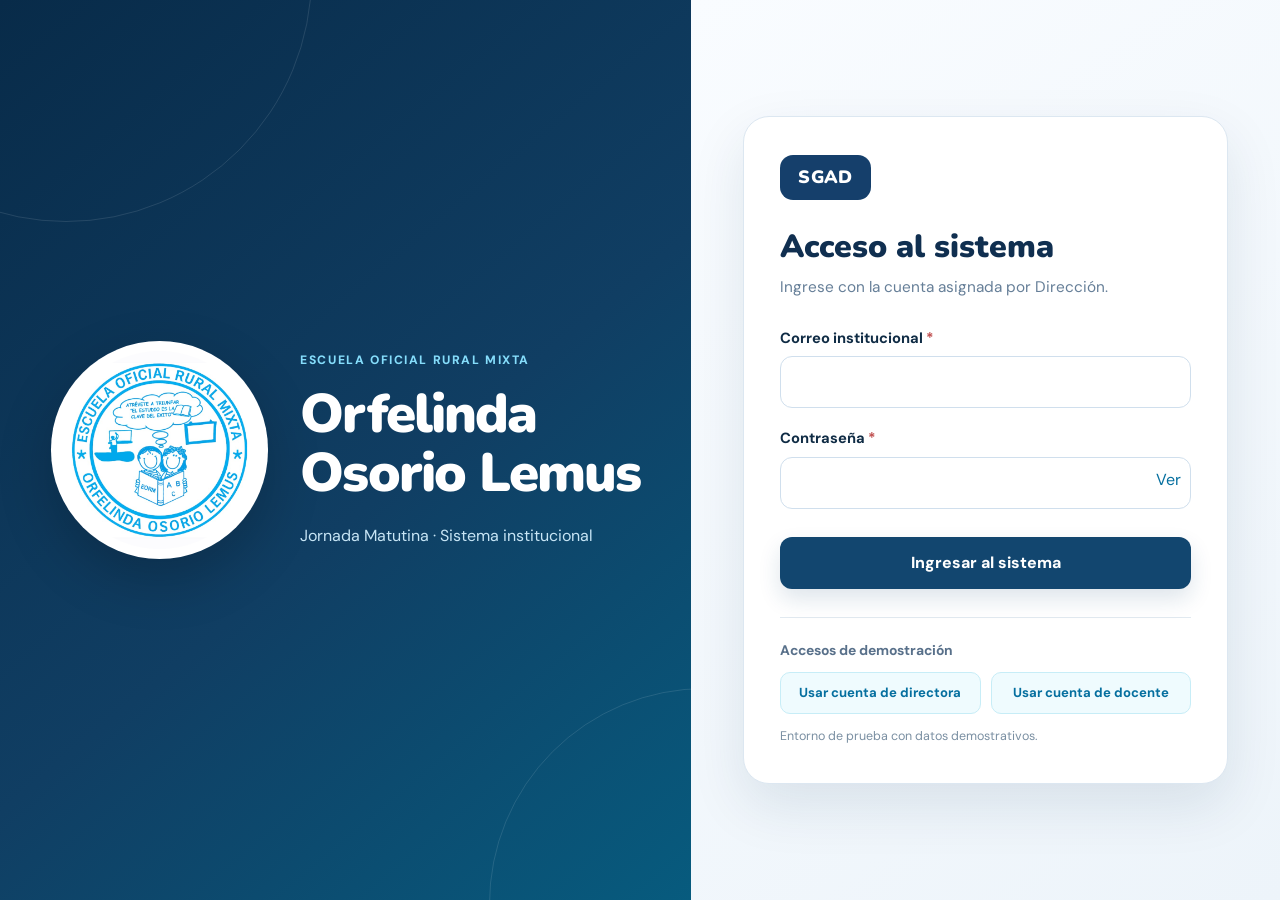
<file: index.html>
<!doctype html>
<html lang="es">
<head>
  <meta charset="UTF-8">
  <meta name="viewport" content="width=device-width, initial-scale=1.0">
  <meta name="description" content="SGAD - Sistema de Gestión y Archivo Digital de la EORM Orfelinda Osorio Lemus">
  <title>SGAD · EORM Orfelinda Osorio Lemus</title>
  <link rel="preconnect" href="https://fonts.googleapis.com">
  <link rel="preconnect" href="https://fonts.gstatic.com" crossorigin>
  <link href="https://fonts.googleapis.com/css2?family=DM+Sans:wght@400;500;600;700&amp;family=Nunito:wght@700;800;900&amp;display=swap" rel="stylesheet">
  <link rel="stylesheet" href="styles.css">
<link rel="stylesheet" href="profile.css">
  <link rel="stylesheet" href="dashboard-docente.css">
  <link rel="stylesheet" href="dashboard-directora.css">
</head>
<body>
  <div id="app" aria-live="polite"></div>

  <div id="modal-root" class="modal-root" aria-hidden="true"></div>
  <div id="toast-root" class="toast-root" aria-live="assertive"></div>

  <script src="data.js"></script>
  <script src="storage.js"></script>
  <script src="app-core.js"></script>
  <script src="pages-director.js"></script>
  <script src="pages-teacher.js"></script>
  <script src="profile.js"></script>
<script src="profile-photo.js"></script>
<script src="app.js"></script>
</body>
</html>
</file>
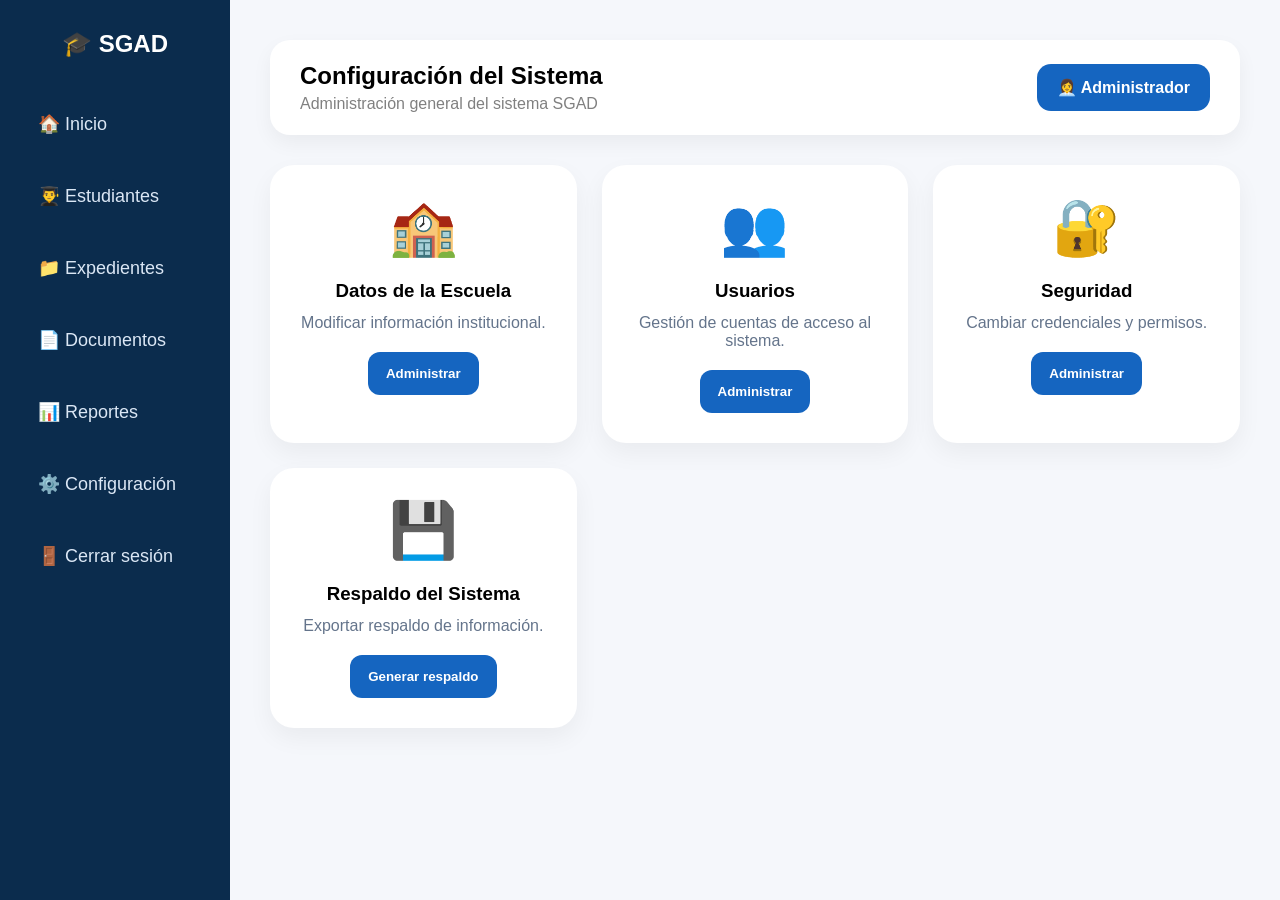
<file: pages/configuracion.html>
<!DOCTYPE html>
<html lang="es">
<head>
    <meta charset="UTF-8">
    <title>Configuración - SGAD</title>
    <link rel="stylesheet" href="../style.css">
</head>
<body>

<div class="dashboard">

    <aside class="sidebar">
        <h2>🎓 SGAD</h2>

        <ul>
            <li><a href="dashboard.html">🏠 Inicio</a></li>
            <li><a href="estudiantes.html">👨‍🎓 Estudiantes</a></li>
            <li>
    <a href="expedientes-lista.html">📁 Expedientes</a>
</li>
            <li><a href="documentos.html">📄 Documentos</a></li>
            <li><a href="reportes.html">📊 Reportes</a></li>
            <li><a href="configuracion.html">⚙️ Configuración</a></li>
            <li><a href="../index.html">🚪 Cerrar sesión</a></li>
        </ul>
    </aside>

    <main class="contenido-dashboard">

        <div class="barra-superior">
            <div>
                <h2>Configuración del Sistema</h2>
                <p>Administración general del sistema SGAD</p>
            </div>

            <div class="usuario-box">
                👩‍💼 Administrador
            </div>
        </div>

        <div class="config-grid">

            <div class="config-card">
                <div class="icono-config">🏫</div>
                <h3>Datos de la Escuela</h3>
                <p>Modificar información institucional.</p>
                <button onclick="alert('Configuración guardada')">
                    Administrar
                </button>
            </div>

            <div class="config-card">
                <div class="icono-config">👥</div>
                <h3>Usuarios</h3>
                <p>Gestión de cuentas de acceso al sistema.</p>
                <button onclick="alert('Abriendo usuarios')">
                    Administrar
                </button>
            </div>

            <div class="config-card">
                <div class="icono-config">🔐</div>
                <h3>Seguridad</h3>
                <p>Cambiar credenciales y permisos.</p>
                <button onclick="alert('Configuración aplicada')">
                    Administrar
                </button>
            </div>

            <div class="config-card">
                <div class="icono-config">💾</div>
                <h3>Respaldo del Sistema</h3>
                <p>Exportar respaldo de información.</p>
                <button onclick="alert('Respaldo generado')">
                    Generar respaldo
                </button>
            </div>

        </div>

    </main>

</div>

</body>
</html>
</file>
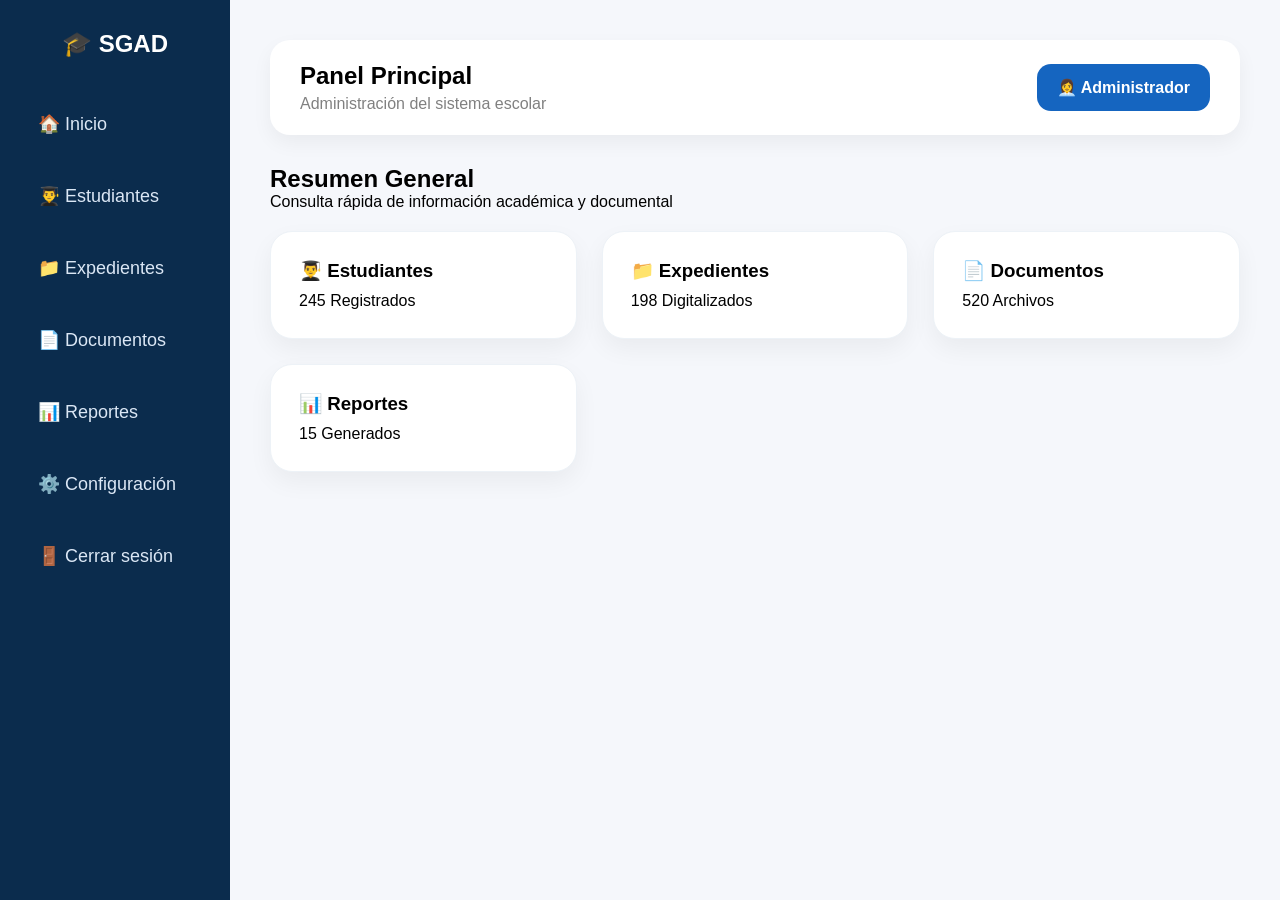
<file: pages/dashboard.html>
<!DOCTYPE html>
<html lang="es">
<head>
    <meta charset="UTF-8">
    <meta name="viewport" content="width=device-width, initial-scale=1.0">
    <title>Dashboard - SGAD</title>
    <link rel="stylesheet" href="../style.css">
</head>
<body>

<div class="dashboard">

    <aside class="sidebar">
        <h2>🎓 SGAD</h2>

        <ul>
            <li><a href="#">🏠 Inicio</a></li>
            <li><a href="estudiantes.html">👨‍🎓 Estudiantes</a></li>
            <li>
    <a href="expedientes-lista.html">📁 Expedientes</a>
</li>
            <li><a href="documentos.html">📄 Documentos</a></li>
            <li><a href="reportes.html">📊 Reportes</a></li>
            <li><a href="configuracion.html">⚙️ Configuración</a></li>
            <li><a href="../index.html">🚪 Cerrar sesión</a></li>
        </ul>
    </aside>

    <main class="contenido-dashboard">

<div class="barra-superior">
    <div>
        <h2>Panel Principal</h2>
        <p>Administración del sistema escolar</p>
    </div>

    <div class="usuario-box">
        👩‍💼 Administrador
    </div>
</div>

     <div class="resumen-dashboard">
    <h2>Resumen General</h2>
    <p>Consulta rápida de información académica y documental</p>
</div>
        <div class="cards">

            <div class="card">
                <h3>👨‍🎓 Estudiantes</h3>
                <p>245 Registrados</p>
            </div>

            <div class="card">
                <h3>📁 Expedientes</h3>
                <p>198 Digitalizados</p>
            </div>

            <div class="card">
                <h3>📄 Documentos</h3>
                <p>520 Archivos</p>
            </div>

            <div class="card">
                <h3>📊 Reportes</h3>
                <p>15 Generados</p>
            </div>

        </div>

    </main>

</div>

</body>
</html>
</file>
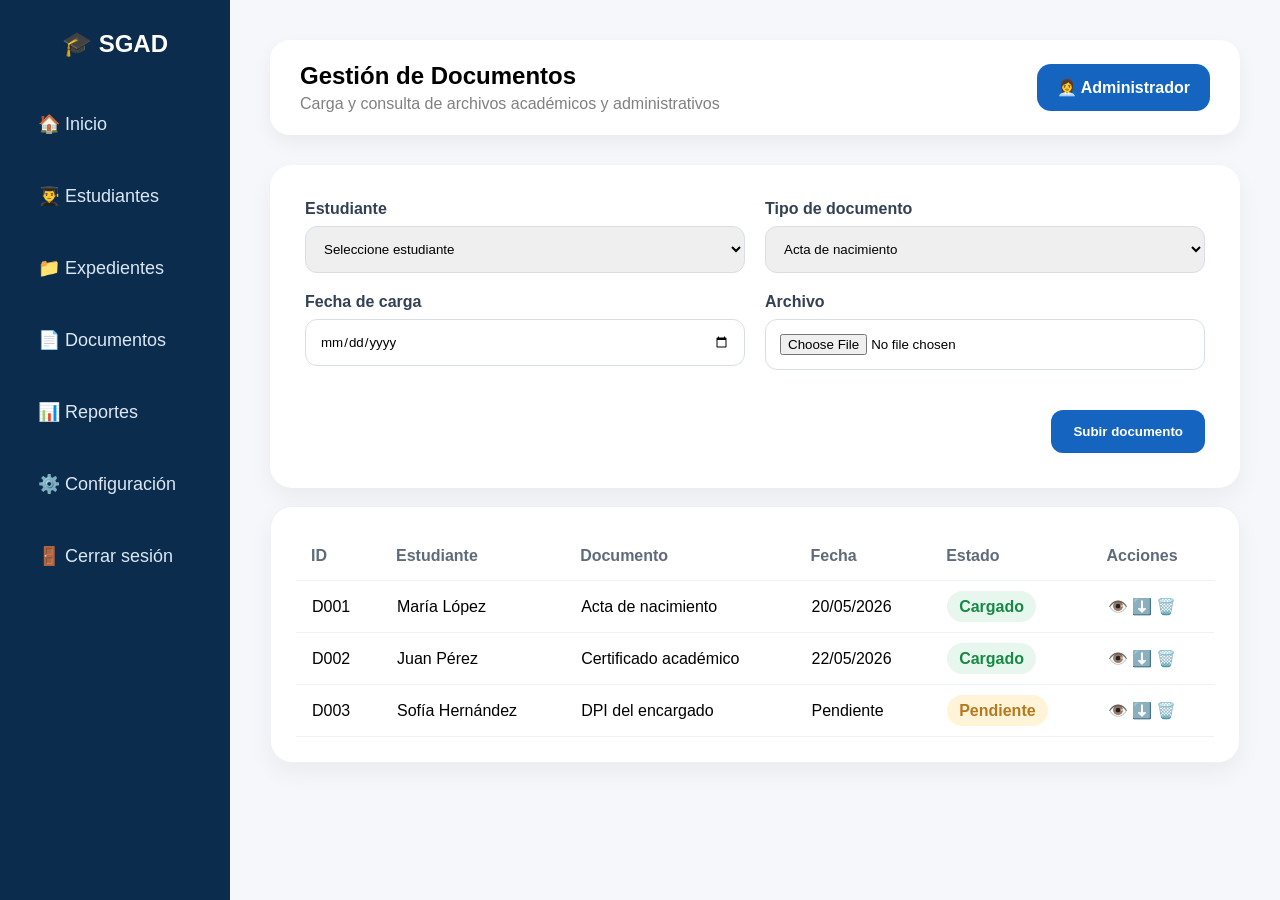
<file: pages/documentos.html>
<!DOCTYPE html>
<html lang="es">
<head>
    <meta charset="UTF-8">
    <title>Documentos - SGAD</title>
    <link rel="stylesheet" href="../style.css">
</head>
<body>

<div class="dashboard">

    <aside class="sidebar">
        <h2>🎓 SGAD</h2>
        <ul>
            <li><a href="dashboard.html">🏠 Inicio</a></li>
            <li><a href="estudiantes.html">👨‍🎓 Estudiantes</a></li>
            <li>
    <a href="expedientes-lista.html">📁 Expedientes</a>
</li>
            <li><a href="documentos.html">📄 Documentos</a></li>
            <li><a href="reportes.html">📊 Reportes</a></li>
            <li><a href="configuracion.html">⚙️ Configuración</a></li>
            <li><a href="../index.html">🚪 Cerrar sesión</a></li>
        </ul>
    </aside>

    <main class="contenido-dashboard">

        <div class="barra-superior">
            <div>
                <h2>Gestión de Documentos</h2>
                <p>Carga y consulta de archivos académicos y administrativos</p>
            </div>

            <div class="usuario-box">👩‍💼 Administrador</div>
        </div>

        <div class="formulario-card">

            <div class="grupo-formulario">
                <label>Estudiante</label>
                <select>
                    <option>Seleccione estudiante</option>
                    <option>María López</option>
                    <option>Juan Pérez</option>
                    <option>Sofía Hernández</option>
                    <option>Diego Ramírez</option>
                </select>
            </div>

            <div class="grupo-formulario">
                <label>Tipo de documento</label>
                <select>
                    <option>Acta de nacimiento</option>
                    <option>Certificado académico</option>
                    <option>DPI del encargado</option>
                    <option>Ficha de inscripción</option>
                </select>
            </div>

            <div class="grupo-formulario">
                <label>Fecha de carga</label>
                <input type="date">
            </div>

            <div class="grupo-formulario">
                <label>Archivo</label>
                <input type="file">
            </div>

            <div class="botones-formulario">
                <button class="btn-guardar" onclick="alert('Documento subido correctamente')">
                    Subir documento
                </button>
            </div>

        </div>

        <br>

        <div class="tabla-contenedor">
            <table>
                <thead>
                    <tr>
                        <th>ID</th>
                        <th>Estudiante</th>
                        <th>Documento</th>
                        <th>Fecha</th>
                        <th>Estado</th>
                        <th>Acciones</th>
                    </tr>
                </thead>

                <tbody>
                    <tr>
                        <td>D001</td>
                        <td>María López</td>
                        <td>Acta de nacimiento</td>
                        <td>20/05/2026</td>
                        <td><span class="activo">Cargado</span></td>
                        <td>👁️ ⬇️ 🗑️</td>
                    </tr>

                    <tr>
                        <td>D002</td>
                        <td>Juan Pérez</td>
                        <td>Certificado académico</td>
                        <td>22/05/2026</td>
                        <td><span class="activo">Cargado</span></td>
                        <td>👁️ ⬇️ 🗑️</td>
                    </tr>

                    <tr>
                        <td>D003</td>
                        <td>Sofía Hernández</td>
                        <td>DPI del encargado</td>
                        <td>Pendiente</td>
                        <td><span class="pendiente">Pendiente</span></td>
                        <td>👁️ ⬇️ 🗑️</td>
                    </tr>
                </tbody>
            </table>
        </div>

    </main>

</div>

</body>
</html>
</file>
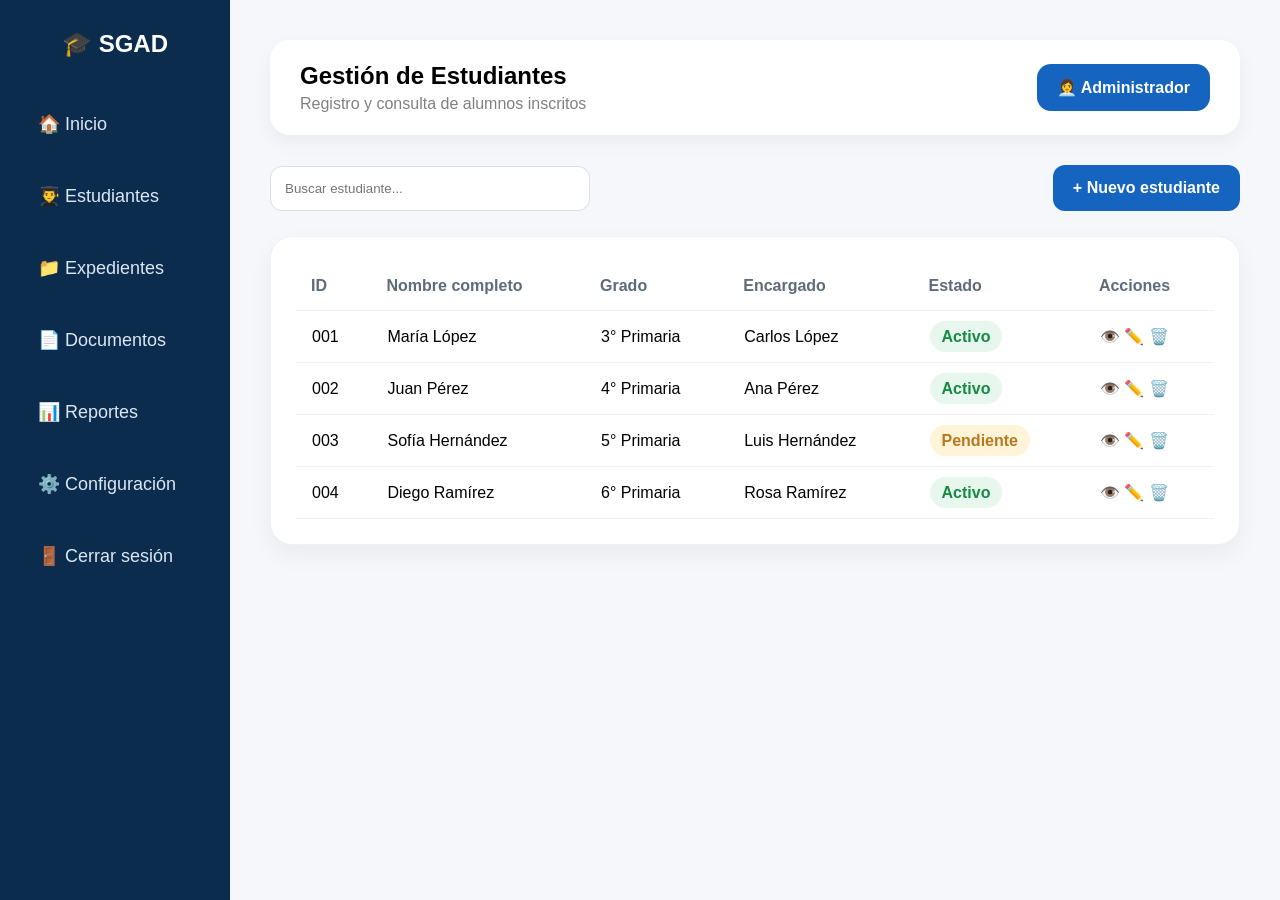
<file: pages/estudiantes.html>
<!DOCTYPE html>
<html lang="es">
<head>
    <meta charset="UTF-8">
    <title>Estudiantes - SGAD</title>
    <link rel="stylesheet" href="../style.css">
</head>
<body>

<div class="dashboard">

    <aside class="sidebar">
        <h2>🎓 SGAD</h2>

        <ul>
            <li><a href="dashboard.html">🏠 Inicio</a></li>
            <li><a href="estudiantes.html">👨‍🎓 Estudiantes</a></li>
            <li>
    <a href="expedientes-lista.html">📁 Expedientes</a>
</li>
            <li><a href="documentos.html">📄 Documentos</a></li>
            <li><a href="reportes.html">📊 Reportes</a></li>
            <li><a href="configuracion.html">⚙️ Configuración</a></li>
            <li><a href="../index.html">🚪 Cerrar sesión</a></li>
        </ul>
    </aside>

    <main class="contenido-dashboard">

        <div class="barra-superior">
            <div>
                <h2>Gestión de Estudiantes</h2>
                <p>Registro y consulta de alumnos inscritos</p>
            </div>

            <div class="usuario-box">
                👩‍💼 Administrador
            </div>
        </div>

        <div class="acciones-tabla">
            <input type="text" placeholder="Buscar estudiante...">

            <a href="registro-estudiante.html" class="btn-azul">
                + Nuevo estudiante
            </a>
        </div>

        <div class="tabla-contenedor">

            <table>

                <thead>
                    <tr>
                        <th>ID</th>
                        <th>Nombre completo</th>
                        <th>Grado</th>
                        <th>Encargado</th>
                        <th>Estado</th>
                        <th>Acciones</th>
                    </tr>
                </thead>

                <tbody id="tabla-estudiantes">

                    <!-- ESTUDIANTES FIJOS -->

                    <tr>
                        <td>001</td>
                        <td>María López</td>
                        <td>3° Primaria</td>
                        <td>Carlos López</td>
                        <td><span class="activo">Activo</span></td>
                        <td>👁️ ✏️ 🗑️</td>
                    </tr>

                    <tr>
                        <td>002</td>
                        <td>Juan Pérez</td>
                        <td>4° Primaria</td>
                        <td>Ana Pérez</td>
                        <td><span class="activo">Activo</span></td>
                        <td>👁️ ✏️ 🗑️</td>
                    </tr>

                    <tr>
                        <td>003</td>
                        <td>Sofía Hernández</td>
                        <td>5° Primaria</td>
                        <td>Luis Hernández</td>
                        <td><span class="pendiente">Pendiente</span></td>
                        <td>👁️ ✏️ 🗑️</td>
                    </tr>

                    <tr>
                        <td>004</td>
                        <td>Diego Ramírez</td>
                        <td>6° Primaria</td>
                        <td>Rosa Ramírez</td>
                        <td><span class="activo">Activo</span></td>
                        <td>👁️ ✏️ 🗑️</td>
                    </tr>

                </tbody>

            </table>

        </div>

    </main>

</div>

<script src="../script.js"></script>

</body>
</html>
</file>
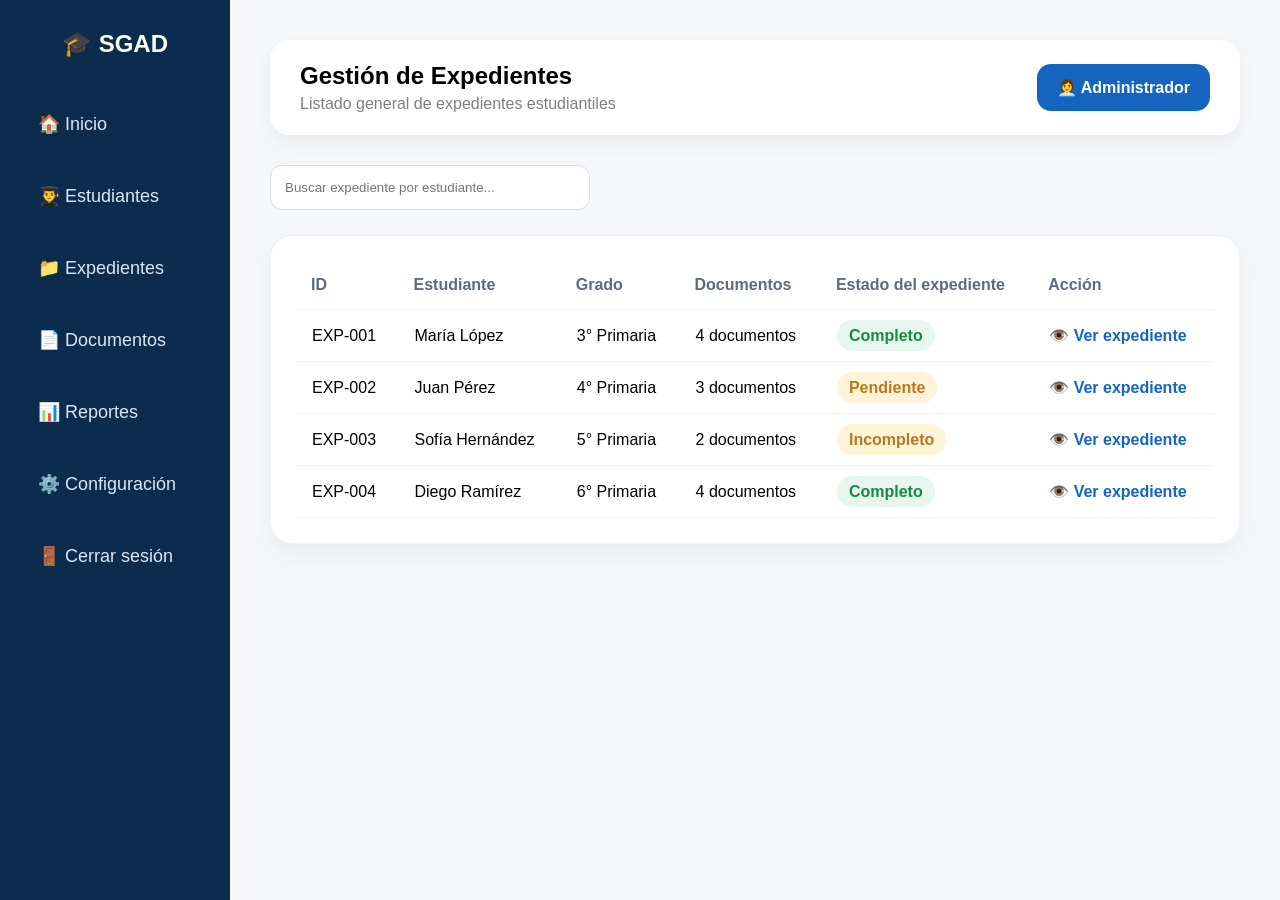
<file: pages/expedientes-lista.html>
<!DOCTYPE html>
<html lang="es">
<head>
    <meta charset="UTF-8">
    <title>Listado de Expedientes - SGAD</title>
    <link rel="stylesheet" href="../style.css">
</head>
<body>

<div class="dashboard">

    <aside class="sidebar">
        <h2>🎓 SGAD</h2>

        <ul>
            <li><a href="dashboard.html">🏠 Inicio</a></li>
            <li><a href="estudiantes.html">👨‍🎓 Estudiantes</a></li>
            <li><a href="expedientes-lista.html">📁 Expedientes</a></li>
            <li><a href="documentos.html">📄 Documentos</a></li>
            <li><a href="reportes.html">📊 Reportes</a></li>
            <li><a href="configuracion.html">⚙️ Configuración</a></li>
            <li><a href="../index.html">🚪 Cerrar sesión</a></li>
        </ul>
    </aside>

    <main class="contenido-dashboard">

        <div class="barra-superior">
            <div>
                <h2>Gestión de Expedientes</h2>
                <p>Listado general de expedientes estudiantiles</p>
            </div>

            <div class="usuario-box">👩‍💼 Administrador</div>
        </div>

        <div class="acciones-tabla">
            <input type="text" placeholder="Buscar expediente por estudiante...">
        </div>

        <div class="tabla-contenedor">
            <table>
                <thead>
                    <tr>
                        <th>ID</th>
                        <th>Estudiante</th>
                        <th>Grado</th>
                        <th>Documentos</th>
                        <th>Estado del expediente</th>
                        <th>Acción</th>
                    </tr>
                </thead>

                <tbody>
                    <tr>
                        <td>EXP-001</td>
                        <td>María López</td>
                        <td>3° Primaria</td>
                        <td>4 documentos</td>
                        <td><span class="activo">Completo</span></td>
                        <td>
                            <a href="expedientes.html" class="link-accion">👁️ Ver expediente</a>
                        </td>
                    </tr>

                    <tr>
                        <td>EXP-002</td>
                        <td>Juan Pérez</td>
                        <td>4° Primaria</td>
                        <td>3 documentos</td>
                        <td><span class="pendiente">Pendiente</span></td>
                        <td>
                            <a href="expedientes.html" class="link-accion">👁️ Ver expediente</a>
                        </td>
                    </tr>

                    <tr>
                        <td>EXP-003</td>
                        <td>Sofía Hernández</td>
                        <td>5° Primaria</td>
                        <td>2 documentos</td>
                        <td><span class="pendiente">Incompleto</span></td>
                        <td>
                            <a href="expedientes.html" class="link-accion">👁️ Ver expediente</a>
                        </td>
                    </tr>

                    <tr>
                        <td>EXP-004</td>
                        <td>Diego Ramírez</td>
                        <td>6° Primaria</td>
                        <td>4 documentos</td>
                        <td><span class="activo">Completo</span></td>
                        <td>
                            <a href="expedientes.html" class="link-accion">👁️ Ver expediente</a>
                        </td>
                    </tr>
                </tbody>
            </table>
        </div>

    </main>

</div>

</body>
</html>
</file>
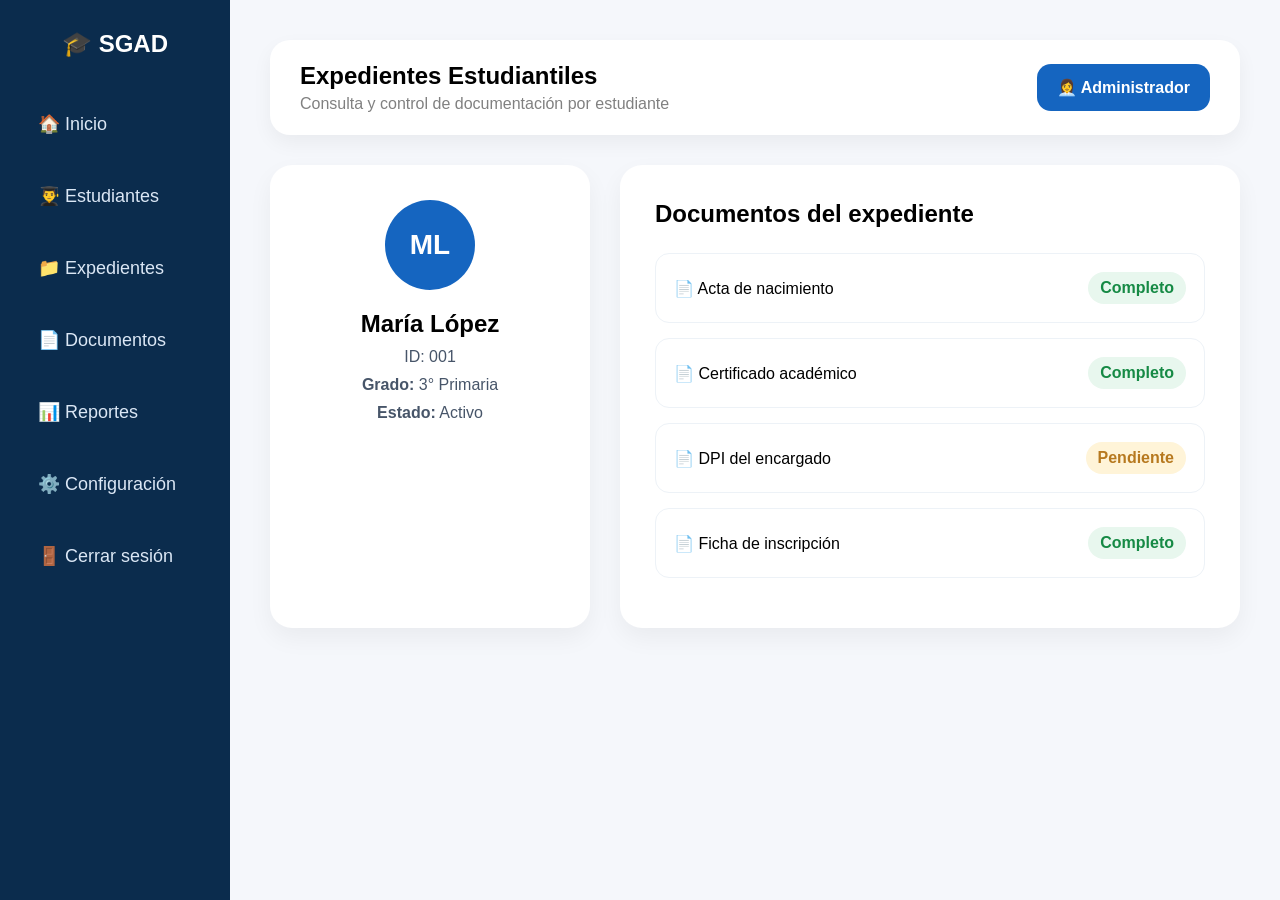
<file: pages/expedientes.html>
<!DOCTYPE html>
<html lang="es">
<head>
    <meta charset="UTF-8">
    <title>Expedientes - SGAD</title>
    <link rel="stylesheet" href="../style.css">
</head>
<body>

<div class="dashboard">

    <aside class="sidebar">
        <h2>🎓 SGAD</h2>
        <ul>
            <li><a href="dashboard.html">🏠 Inicio</a></li>
            <li><a href="estudiantes.html">👨‍🎓 Estudiantes</a></li>
            <li>
    <a href="expedientes-lista.html">📁 Expedientes</a>
</li>
            <li><a href="documentos.html">📄 Documentos</a></li>
            <li><a href="reportes.html">📊 Reportes</a></li>
            <li><a href="configuracion.html">⚙️ Configuración</a></li>
            <li><a href="../index.html">🚪 Cerrar sesión</a></li>
        </ul>
    </aside>

    <main class="contenido-dashboard">

        <div class="barra-superior">
            <div>
                <h2>Expedientes Estudiantiles</h2>
                <p>Consulta y control de documentación por estudiante</p>
            </div>

            <div class="usuario-box">👩‍💼 Administrador</div>
        </div>

        <div class="expediente-grid">

            <div class="perfil-card">
                <div class="avatar">ML</div>
                <h2>María López</h2>
                <p>ID: 001</p>
                <p><strong>Grado:</strong> 3° Primaria</p>
                <p><strong>Estado:</strong> Activo</p>
            </div>

            <div class="detalle-expediente">
                <h2>Documentos del expediente</h2>

                <div class="documento-item">
                    <span>📄 Acta de nacimiento</span>
                    <span class="activo">Completo</span>
                </div>

                <div class="documento-item">
                    <span>📄 Certificado académico</span>
                    <span class="activo">Completo</span>
                </div>

                <div class="documento-item">
                    <span>📄 DPI del encargado</span>
                    <span class="pendiente">Pendiente</span>
                </div>

                <div class="documento-item">
                    <span>📄 Ficha de inscripción</span>
                    <span class="activo">Completo</span>
                </div>
            </div>

        </div>

    </main>

</div>

</body>
</html>
</file>
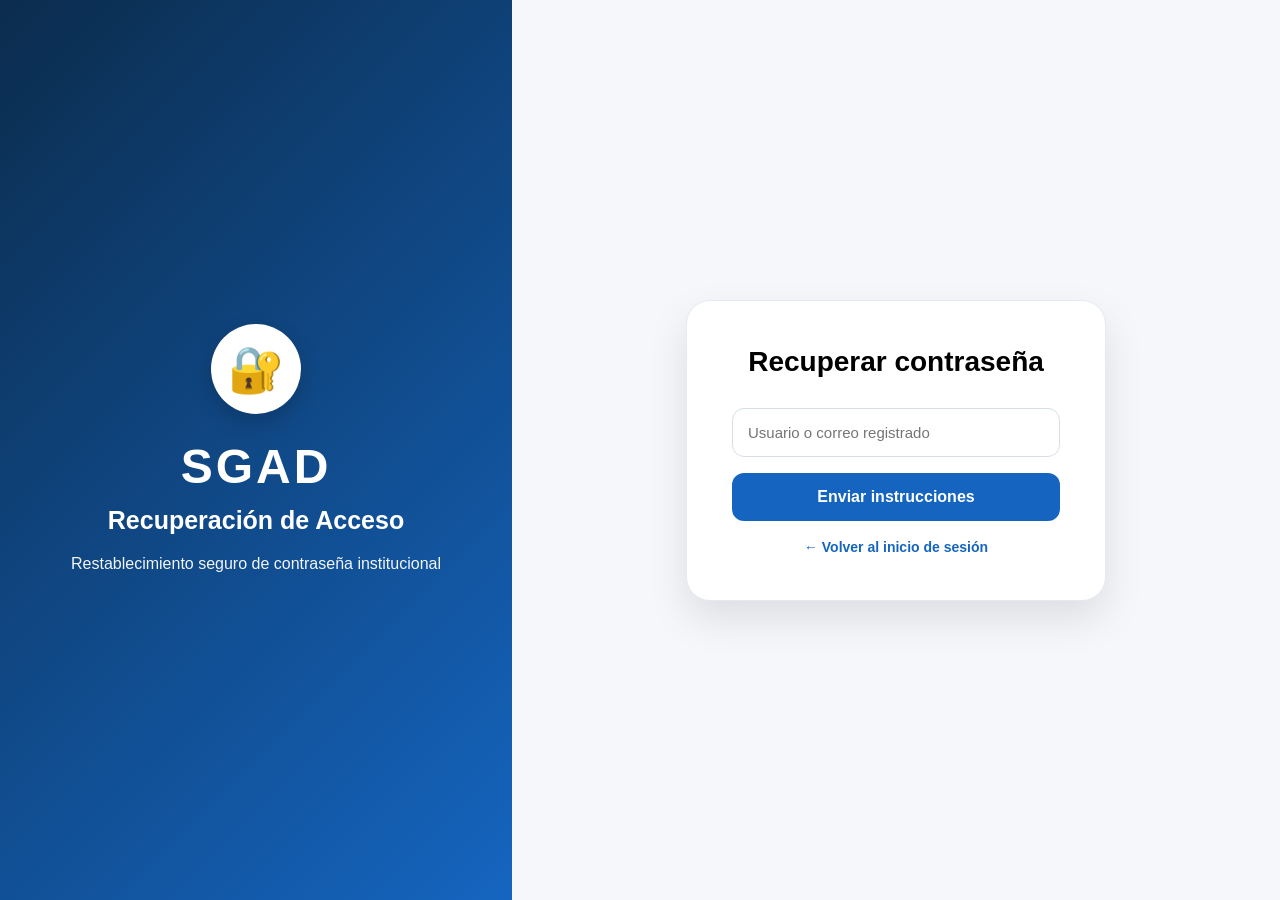
<file: pages/recuperar-password.html>
<!DOCTYPE html>
<html lang="es">
<head>
    <meta charset="UTF-8">
    <title>Recuperar Contraseña - SGAD</title>
    <link rel="stylesheet" href="../style.css">
</head>
<body>

<div class="contenedor-login">

    <div class="lado-izquierdo">
        <div class="contenido-logo">
            <div class="logo-circulo">🔐</div>
            <h1>SGAD</h1>
            <h2>Recuperación de Acceso</h2>
            <p>Restablecimiento seguro de contraseña institucional</p>
        </div>
    </div>

    <div class="lado-derecho">
        <div class="login-box">

            <h2>Recuperar contraseña</h2>

            <input type="text" placeholder="Usuario o correo registrado">

            <button onclick="alert('Se enviaron instrucciones de recuperación al correo registrado')">
                Enviar instrucciones
            </button>

            <a href="../index.html" class="recuperar">
                ← Volver al inicio de sesión
            </a>

        </div>
    </div>

</div>

</body>
</html>
</file>
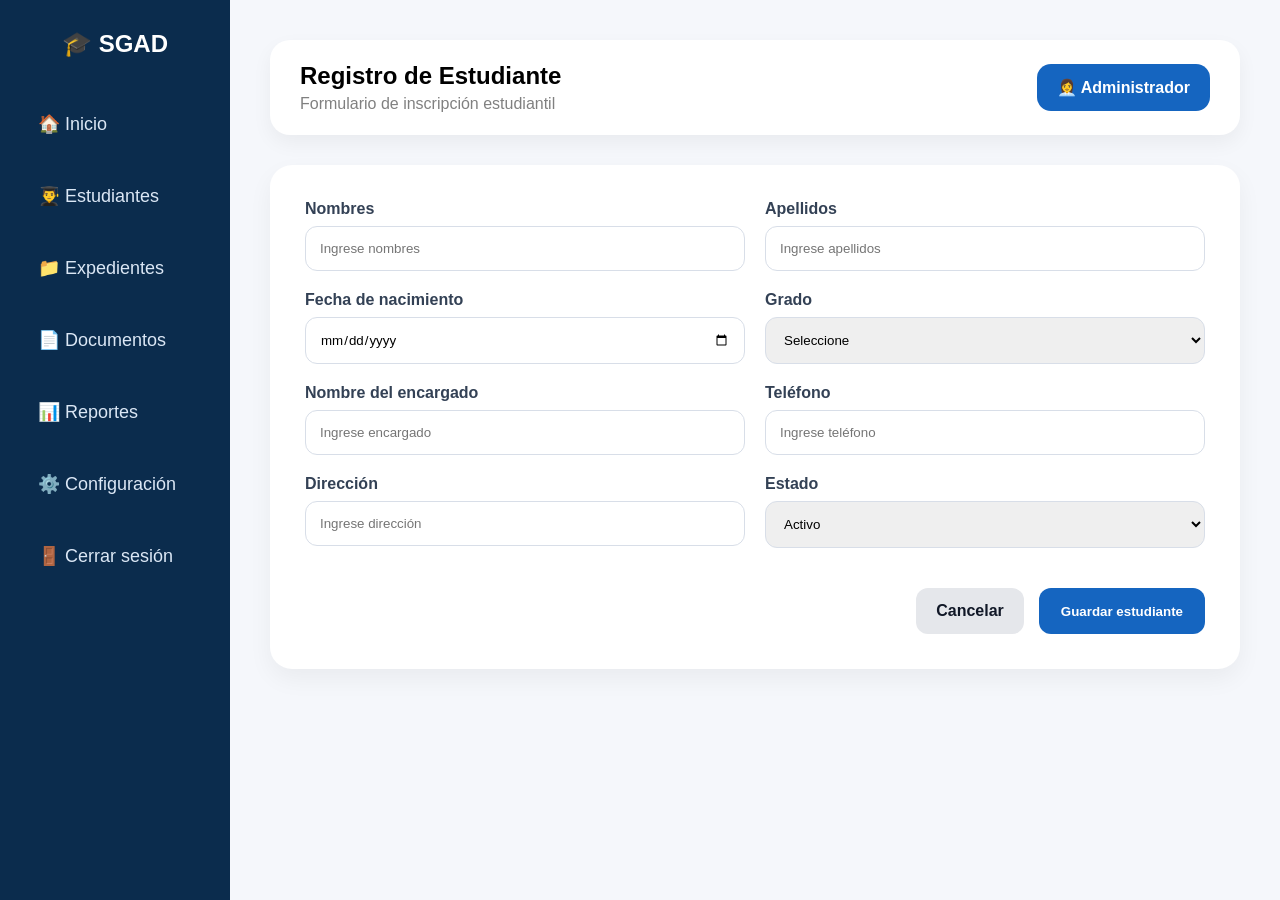
<file: pages/registro-estudiante.html>
<!DOCTYPE html>
<html lang="es">
<head>
    <meta charset="UTF-8">
    <title>Registro de Estudiante - SGAD</title>
    <link rel="stylesheet" href="../style.css">
</head>
<body>

<div class="dashboard">

    <aside class="sidebar">
        <h2>🎓 SGAD</h2>

        <ul>
            <li><a href="dashboard.html">🏠 Inicio</a></li>
            <li><a href="estudiantes.html">👨‍🎓 Estudiantes</a></li>
            <li>
    <a href="expedientes-lista.html">📁 Expedientes</a>
</li>
            <li><a href="documentos.html">📄 Documentos</a></li>
            <li><a href="reportes.html">📊 Reportes</a></li>
            <li><a href="configuracion.html">⚙️ Configuración</a></li>
            <li><a href="../index.html">🚪 Cerrar sesión</a></li>
        </ul>
    </aside>

    <main class="contenido-dashboard">

        <div class="barra-superior">
            <div>
                <h2>Registro de Estudiante</h2>
                <p>Formulario de inscripción estudiantil</p>
            </div>

            <div class="usuario-box">👩‍💼 Administrador</div>
        </div>

        <div class="formulario-card">

            <div class="grupo-formulario">
                <label>Nombres</label>
                <input id="nombres" type="text" placeholder="Ingrese nombres">
            </div>

            <div class="grupo-formulario">
                <label>Apellidos</label>
                <input id="apellidos" type="text" placeholder="Ingrese apellidos">
            </div>

            <div class="grupo-formulario">
                <label>Fecha de nacimiento</label>
                <input id="fechaNacimiento" type="date">
            </div>

            <div class="grupo-formulario">
                <label>Grado</label>
                <select id="grado">
                    <option>Seleccione</option>
                    <option>1° Primaria</option>
                    <option>2° Primaria</option>
                    <option>3° Primaria</option>
                    <option>4° Primaria</option>
                    <option>5° Primaria</option>
                    <option>6° Primaria</option>
                </select>
            </div>

            <div class="grupo-formulario">
                <label>Nombre del encargado</label>
                <input id="encargado" type="text" placeholder="Ingrese encargado">
            </div>

            <div class="grupo-formulario">
                <label>Teléfono</label>
                <input id="telefono" type="text" placeholder="Ingrese teléfono">
            </div>

            <div class="grupo-formulario">
                <label>Dirección</label>
                <input id="direccion" type="text" placeholder="Ingrese dirección">
            </div>

            <div class="grupo-formulario">
                <label>Estado</label>
                <select id="estado">
                    <option>Activo</option>
                    <option>Pendiente</option>
                </select>
            </div>

            <div class="botones-formulario">
                <a href="estudiantes.html" class="btn-cancelar">Cancelar</a>
                <button class="btn-guardar" onclick="guardarEstudiante()">Guardar estudiante</button>
            </div>

        </div>

    </main>

</div>

<script src="../script.js"></script>
</body>
</html>
</file>
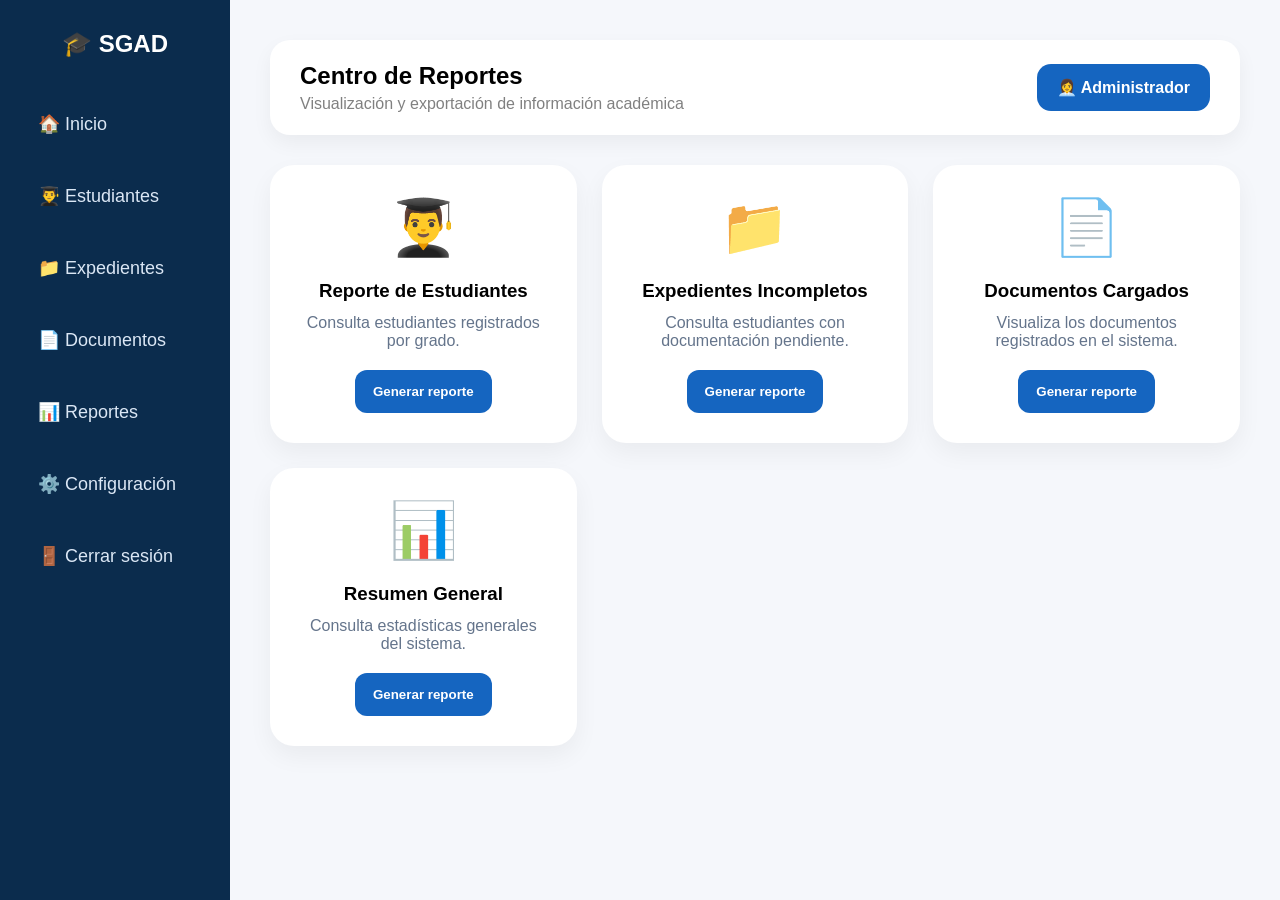
<file: pages/reportes.html>
<!DOCTYPE html>
<html lang="es">
<head>
    <meta charset="UTF-8">
    <title>Reportes - SGAD</title>
    <link rel="stylesheet" href="../style.css">
</head>
<body>

<div class="dashboard">

    <aside class="sidebar">
        <h2>🎓 SGAD</h2>

        <ul>
            <li><a href="dashboard.html">🏠 Inicio</a></li>
            <li><a href="estudiantes.html">👨‍🎓 Estudiantes</a></li>
            <li>
    <a href="expedientes-lista.html">📁 Expedientes</a>
</li>
            <li><a href="documentos.html">📄 Documentos</a></li>
            <li><a href="reportes.html">📊 Reportes</a></li>
            <li><a href="configuracion.html">⚙️ Configuración</a></li>
            <li><a href="../index.html">🚪 Cerrar sesión</a></li>
        </ul>
    </aside>

    <main class="contenido-dashboard">

        <div class="barra-superior">
            <div>
                <h2>Centro de Reportes</h2>
                <p>Visualización y exportación de información académica</p>
            </div>

            <div class="usuario-box">
                👩‍💼 Administrador
            </div>
        </div>

        <div class="cards-reportes">

            <div class="reporte-card">
                <div class="icono-reporte">👨‍🎓</div>
                <h3>Reporte de Estudiantes</h3>
                <p>Consulta estudiantes registrados por grado.</p>
                <button onclick="alert('Generando reporte...')">
                    Generar reporte
                </button>
            </div>

            <div class="reporte-card">
                <div class="icono-reporte">📁</div>
                <h3>Expedientes Incompletos</h3>
                <p>Consulta estudiantes con documentación pendiente.</p>
                <button onclick="alert('Generando reporte...')">
                    Generar reporte
                </button>
            </div>

            <div class="reporte-card">
                <div class="icono-reporte">📄</div>
                <h3>Documentos Cargados</h3>
                <p>Visualiza los documentos registrados en el sistema.</p>
                <button onclick="alert('Generando reporte...')">
                    Generar reporte
                </button>
            </div>

            <div class="reporte-card">
                <div class="icono-reporte">📊</div>
                <h3>Resumen General</h3>
                <p>Consulta estadísticas generales del sistema.</p>
                <button onclick="alert('Generando reporte...')">
                    Generar reporte
                </button>
            </div>

        </div>

    </main>

</div>

</body>
</html>
</file>
<file: styles.css>
:root {
  --navy-950: #072844;
  --navy-900: #0a3457;
  --navy-800: #10466f;
  --blue-700: #056f9f;
  --cyan-600: #08a8d7;
  --cyan-500: #18bce7;
  --cyan-100: #dff7fd;
  --cyan-50: #effbfe;
  --mint-600: #16866b;
  --mint-100: #def7ed;
  --amber-600: #bc6a08;
  --amber-100: #fff2d8;
  --coral-600: #bf4d4d;
  --coral-100: #ffe7e5;
  --purple-600: #7255b7;
  --purple-100: #eee9ff;
  --ink: #102c45;
  --muted: #637b90;
  --line: #d9e6ee;
  --surface: #ffffff;
  --canvas: #f3f8fb;
  --shadow: 0 18px 45px rgba(18, 62, 91, .10);
  --shadow-sm: 0 7px 22px rgba(18, 62, 91, .08);
  --radius: 18px;
  --radius-sm: 12px;
  --sidebar: 286px;
}

* { box-sizing: border-box; }

html, body { margin: 0; min-height: 100%; }

body {
  font-family: "DM Sans", Arial, sans-serif;
  color: var(--ink);
  background: var(--canvas);
  line-height: 1.45;
}

button, input, select, textarea { font: inherit; }
button { cursor: pointer; }
button:disabled { cursor: not-allowed; opacity: .58; }
a { color: inherit; }

:focus-visible {
  outline: 3px solid rgba(24, 188, 231, .42);
  outline-offset: 2px;
}

.hidden { display: none !important; }
.sr-only { position: absolute; width: 1px; height: 1px; padding: 0; margin: -1px; overflow: hidden; clip: rect(0,0,0,0); white-space: nowrap; border: 0; }
.muted { color: var(--muted); }
.nowrap { white-space: nowrap; }
.text-right { text-align: right; }
.text-center { text-align: center; }
.mt-0 { margin-top: 0; }
.mt-12 { margin-top: 12px; }
.mt-20 { margin-top: 20px; }
.mb-0 { margin-bottom: 0; }

/* Login */
.login-page {
  min-height: 100vh;
  display: grid;
  grid-template-columns: minmax(440px, 1.12fr) minmax(390px, .88fr);
  background:
    radial-gradient(circle at 12% 15%, rgba(24,188,231,.16), transparent 32%),
    radial-gradient(circle at 75% 88%, rgba(255,183,77,.14), transparent 30%),
    #f8fcfe;
}

.login-brand {
  position: relative;
  overflow: hidden;
  display: flex;
  align-items: center;
  justify-content: center;
  padding: 56px;
  background: linear-gradient(145deg, var(--navy-950), var(--navy-800) 62%, #075b7e);
  color: white;
}

.login-brand::before,
.login-brand::after {
  content: "";
  position: absolute;
  border-radius: 50%;
  border: 1px solid rgba(255,255,255,.12);
}
.login-brand::before { width: 520px; height: 520px; left: -220px; top: -230px; }
.login-brand::after { width: 390px; height: 390px; right: -185px; bottom: -160px; }

.brand-content { position: relative; z-index: 1; max-width: 650px; }
.brand-lockup { display: flex; align-items: center; gap: 24px; margin-bottom: 42px; }
.brand-logo-wrap {
  width: 126px;
  height: 126px;
  padding: 7px;
  flex: 0 0 auto;
  border-radius: 50%;
  background: white;
  box-shadow: 0 15px 42px rgba(0,0,0,.22);
}
.brand-logo-wrap img { width: 100%; height: 100%; object-fit: contain; border-radius: 50%; }
.brand-name { font-family: "Nunito", sans-serif; font-size: clamp(2.4rem, 5vw, 4.8rem); line-height: .9; font-weight: 900; letter-spacing: -.04em; }
.brand-subtitle { margin-top: 10px; color: #8ee8ff; font-weight: 700; font-size: 1.06rem; }
.login-brand h1 { font-family: "Nunito", sans-serif; margin: 0; font-size: clamp(2rem, 3.5vw, 3.7rem); line-height: 1.08; max-width: 620px; }
.login-brand p { color: rgba(255,255,255,.77); max-width: 590px; font-size: 1.08rem; margin: 18px 0 0; }
.brand-points { display: flex; flex-wrap: wrap; gap: 10px; margin-top: 32px; }
.brand-point { padding: 9px 13px; border-radius: 999px; background: rgba(255,255,255,.09); border: 1px solid rgba(255,255,255,.12); color: #d9f8ff; font-size: .9rem; }

.login-panel { display: flex; align-items: center; justify-content: center; padding: 48px 7vw; }
.login-card { width: min(470px, 100%); }
.login-card .eyebrow { color: var(--blue-700); }
.login-card h2 { font-family: "Nunito", sans-serif; font-size: 2.25rem; line-height: 1.06; margin: 8px 0 10px; }
.login-card > p { color: var(--muted); margin: 0 0 30px; }
.login-help { margin-top: 24px; padding: 16px; border-radius: 14px; background: var(--cyan-50); border: 1px solid #c7ecf7; }
.demo-buttons { display: grid; grid-template-columns: 1fr 1fr; gap: 10px; margin-top: 10px; }

/* Forms */
.form-group { margin-bottom: 17px; }
.form-group label, .field-label { display: block; color: var(--ink); font-weight: 700; margin-bottom: 7px; font-size: .92rem; }
.required::after { content: " *"; color: var(--coral-600); }
.input, select.input, textarea.input {
  width: 100%;
  border: 1px solid #cbdce7;
  background: white;
  color: var(--ink);
  border-radius: 12px;
  padding: 12px 14px;
  min-height: 46px;
  transition: border .18s, box-shadow .18s;
}
.input:hover { border-color: #9fc5d6; }
.input:focus { border-color: var(--cyan-600); box-shadow: 0 0 0 4px rgba(8,168,215,.12); outline: none; }
textarea.input { resize: vertical; min-height: 96px; }
.input-hint { color: var(--muted); font-size: .8rem; margin-top: 6px; }
.input-error { color: var(--coral-600); font-size: .82rem; margin-top: 5px; }
.field-row { display: grid; grid-template-columns: repeat(2, minmax(0,1fr)); gap: 16px; }
.field-row.three { grid-template-columns: repeat(3, minmax(0,1fr)); }
.input-icon { position: relative; }
.input-icon .input { padding-right: 48px; }
.input-icon button { position: absolute; right: 6px; top: 6px; width: 35px; height: 35px; border: 0; background: transparent; border-radius: 9px; color: var(--blue-700); }
.check-grid { display: grid; grid-template-columns: repeat(2, minmax(0,1fr)); gap: 10px; }
.check-item { display: flex; gap: 10px; align-items: flex-start; padding: 11px 12px; border: 1px solid var(--line); border-radius: 11px; background: white; }
.check-item input { margin-top: 4px; accent-color: var(--cyan-600); }
.radio-group { display: grid; grid-template-columns: repeat(2, minmax(0,1fr)); gap: 12px; }
.radio-card { border: 1px solid var(--line); border-radius: 14px; padding: 14px; display: flex; gap: 10px; align-items: flex-start; }
.radio-card:has(input:checked) { border-color: var(--cyan-600); background: var(--cyan-50); box-shadow: inset 0 0 0 1px var(--cyan-600); }
.radio-card input { accent-color: var(--cyan-600); margin-top: 4px; }

.btn {
  border: 0;
  border-radius: 11px;
  min-height: 42px;
  padding: 10px 16px;
  display: inline-flex;
  align-items: center;
  justify-content: center;
  gap: 8px;
  font-weight: 700;
  transition: transform .15s, box-shadow .15s, background .15s;
  text-decoration: none;
}
.btn:hover:not(:disabled) { transform: translateY(-1px); }
.btn-primary { background: var(--navy-800); color: white; box-shadow: 0 8px 18px rgba(16,70,111,.18); }
.btn-primary:hover:not(:disabled) { background: var(--navy-900); }
.btn-accent { background: var(--cyan-600); color: #04283b; }
.btn-accent:hover:not(:disabled) { background: var(--cyan-500); }
.btn-secondary { background: white; color: var(--navy-800); border: 1px solid #bcd4e2; }
.btn-soft { background: var(--cyan-50); color: var(--blue-700); border: 1px solid #c7edf7; }
.btn-danger { background: var(--coral-600); color: white; }
.btn-warning { background: var(--amber-100); color: #8d4f00; border: 1px solid #f5d59e; }
.btn-ghost { background: transparent; color: var(--navy-800); }
.btn-block { width: 100%; }
.btn-sm { min-height: 34px; padding: 7px 11px; border-radius: 9px; font-size: .84rem; }
.btn-icon { width: 42px; min-width: 42px; padding: 0; }

/* App layout */
.app-shell { min-height: 100vh; display: grid; grid-template-columns: var(--sidebar) minmax(0,1fr); }
.sidebar {
  position: fixed;
  inset: 0 auto 0 0;
  width: var(--sidebar);
  background: linear-gradient(180deg, var(--navy-950), #0a3151 75%, #0b3d60);
  color: white;
  display: flex;
  flex-direction: column;
  z-index: 30;
  box-shadow: 9px 0 28px rgba(8,42,68,.10);
}
.side-brand { display: flex; align-items: center; gap: 13px; padding: 22px 20px 20px; border-bottom: 1px solid rgba(255,255,255,.09); }
.side-brand img { width: 54px; height: 54px; object-fit: contain; background: white; border-radius: 50%; padding: 3px; }
.side-brand strong { display: block; font-family: "Nunito", sans-serif; font-size: 1.35rem; }
.side-brand span { display: block; color: #76dff8; font-size: .76rem; margin-top: 2px; }
.role-chip { margin: 15px 18px 4px; padding: 10px 12px; border-radius: 12px; background: rgba(38,213,177,.09); color: #b6fff0; font-weight: 800; font-size: .77rem; letter-spacing: .08em; }
.role-dot { display: inline-block; width: 8px; height: 8px; background: #29ddb0; border-radius: 50%; margin-right: 8px; box-shadow: 0 0 0 5px rgba(41,221,176,.1); }
.nav-scroll { padding: 6px 12px 18px; overflow-y: auto; flex: 1; }
.nav-section { color: #86b7d2; font-size: .69rem; font-weight: 800; letter-spacing: .13em; padding: 15px 10px 7px; }
.nav-link { width: 100%; border: 0; color: #dcedf6; background: transparent; display: flex; align-items: center; gap: 12px; border-radius: 12px; padding: 11px 12px; margin: 3px 0; text-align: left; font-weight: 600; }
.nav-link:hover { background: rgba(255,255,255,.07); color: white; }
.nav-link.active { background: var(--cyan-500); color: #062f47; font-weight: 800; box-shadow: 0 7px 20px rgba(3,21,35,.20); }
.nav-icon { width: 22px; text-align: center; font-size: 1rem; }
.nav-label { flex: 1; }
.nav-badge { min-width: 24px; height: 24px; border-radius: 999px; display: inline-grid; place-items: center; padding: 0 7px; background: rgba(255,255,255,.14); font-size: .76rem; }
.nav-link.active .nav-badge { background: rgba(6,47,71,.14); }
.side-footer { padding: 14px 16px 18px; border-top: 1px solid rgba(255,255,255,.09); }
.side-footer .btn { color: white; border-color: rgba(255,255,255,.18); background: rgba(255,255,255,.05); }
.side-footer .btn:hover { background: rgba(255,255,255,.1); }

.main-column { grid-column: 2; min-width: 0; }
.topbar { position: sticky; top: 0; z-index: 25; height: 82px; background: rgba(255,255,255,.94); backdrop-filter: blur(15px); border-bottom: 1px solid var(--line); display: flex; align-items: center; justify-content: space-between; padding: 0 30px; }
.topbar-left { display: flex; align-items: center; gap: 12px; }
.mobile-menu { display: none; }
.topbar-title { font-family: "Nunito", sans-serif; font-weight: 900; font-size: 1.2rem; color: var(--navy-800); }
.topbar-school { color: var(--muted); padding-left: 12px; border-left: 1px solid var(--line); }
.topbar-actions { display: flex; align-items: center; gap: 12px; }
.cycle-select { display: flex; align-items: center; gap: 10px; padding: 9px 12px; border: 1px solid #bde7f2; border-radius: 13px; background: var(--cyan-50); }
.cycle-select span { color: var(--blue-700); font-size: .76rem; font-weight: 800; }
.cycle-select select { border: 0; background: transparent; color: var(--navy-800); font-weight: 800; outline: none; }
.notification-wrap { position: relative; }
.notification-button { position: relative; }
.notification-count { position: absolute; top: -7px; right: -5px; min-width: 21px; height: 21px; border-radius: 999px; background: var(--coral-600); color: white; display: grid; place-items: center; font-size: .68rem; font-weight: 800; padding: 0 5px; border: 2px solid white; }
.notification-menu { position: absolute; right: 0; top: 54px; width: min(390px, 90vw); background: white; border: 1px solid var(--line); border-radius: 16px; box-shadow: var(--shadow); overflow: hidden; }
.notification-head { display: flex; justify-content: space-between; align-items: center; padding: 15px 16px; border-bottom: 1px solid var(--line); }
.notification-list { max-height: 420px; overflow-y: auto; }
.notification-item { width: 100%; border: 0; border-bottom: 1px solid #edf3f6; background: white; text-align: left; padding: 14px 16px; display: grid; grid-template-columns: 34px 1fr; gap: 11px; }
.notification-item.unread { background: #f0fbfe; }
.notification-item:hover { background: #f5fafc; }
.notification-item strong { display: block; margin-bottom: 2px; }
.notification-item small { color: var(--muted); }
.user-summary { display: flex; align-items: center; gap: 10px; }
.avatar { width: 43px; height: 43px; border-radius: 13px; display: grid; place-items: center; background: var(--navy-800); color: white; font-family: "Nunito",sans-serif; font-weight: 900; }
.user-summary strong { display: block; font-size: .88rem; }
.user-summary small { color: var(--muted); font-size: .72rem; }

.page { padding: 34px clamp(22px, 3vw, 48px) 60px; max-width: 1700px; margin: 0 auto; }
.page-head { display: flex; align-items: flex-start; justify-content: space-between; gap: 24px; margin-bottom: 25px; }
.eyebrow { margin: 0 0 6px; color: var(--blue-700); font-size: .74rem; font-weight: 900; letter-spacing: .13em; text-transform: uppercase; }
.page-head h1 { font-family: "Nunito",sans-serif; font-size: clamp(2rem, 3vw, 2.75rem); line-height: 1; margin: 0 0 9px; color: var(--navy-800); }
.page-head p { margin: 0; color: var(--muted); font-size: 1rem; }
.page-actions { display: flex; gap: 10px; flex-wrap: wrap; }

.hero { background: linear-gradient(125deg, var(--navy-900), #126c92); border-radius: 23px; padding: 32px 34px; color: white; display: flex; align-items: center; justify-content: space-between; gap: 22px; box-shadow: 0 18px 42px rgba(10,52,87,.18); margin-bottom: 24px; position: relative; overflow: hidden; }
.hero::after { content: ""; position: absolute; width: 270px; height: 270px; border-radius: 50%; border: 45px solid rgba(255,255,255,.05); right: 12%; top: -135px; }
.hero > * { position: relative; z-index: 1; }
.hero .eyebrow { color: #7be7ff; }
.hero h1 { font-family: "Nunito",sans-serif; margin: 4px 0 8px; font-size: clamp(1.8rem,3.4vw,3rem); line-height: 1.05; }
.hero p { margin: 0; color: #cdebf6; max-width: 680px; }
.hero .btn { min-width: 180px; background: white; color: var(--navy-800); }

.metrics { display: grid; grid-template-columns: repeat(4, minmax(0,1fr)); gap: 16px; margin-bottom: 22px; }
.metric { background: white; border: 1px solid var(--line); border-radius: var(--radius); padding: 20px; box-shadow: var(--shadow-sm); min-height: 166px; display: flex; flex-direction: column; }
.metric-head { display: flex; justify-content: space-between; gap: 12px; }
.metric-label { color: var(--muted); text-transform: uppercase; font-size: .72rem; letter-spacing: .08em; font-weight: 800; }
.metric-value { font-family: "Nunito",sans-serif; color: var(--navy-800); font-size: 2.45rem; line-height: 1; font-weight: 900; margin-top: 7px; }
.metric-icon { width: 45px; height: 45px; border-radius: 14px; display: grid; place-items: center; background: var(--cyan-100); color: var(--blue-700); font-size: 1.15rem; }
.metric-sub { color: var(--muted); font-size: .84rem; margin-top: 7px; }
.metric-foot { border-top: 1px solid var(--line); margin-top: auto; padding-top: 11px; display: flex; align-items: center; justify-content: space-between; gap: 10px; font-size: .8rem; }
.link-button { border: 0; background: transparent; color: var(--blue-700); padding: 0; font-weight: 800; }

.grid-2 { display: grid; grid-template-columns: repeat(2, minmax(0,1fr)); gap: 20px; }
.grid-3 { display: grid; grid-template-columns: repeat(3, minmax(0,1fr)); gap: 18px; }
.card { background: white; border: 1px solid var(--line); border-radius: var(--radius); box-shadow: var(--shadow-sm); padding: 22px; }
.card-head { display: flex; justify-content: space-between; align-items: flex-start; gap: 16px; margin-bottom: 17px; }
.card-title { font-family: "Nunito",sans-serif; color: var(--navy-800); font-size: 1.25rem; margin: 0; }
.card-subtitle { color: var(--muted); margin: 3px 0 0; font-size: .86rem; }
.list { list-style: none; margin: 0; padding: 0; }
.list-item { display: flex; align-items: flex-start; gap: 12px; padding: 13px 0; border-bottom: 1px solid #edf3f6; }
.list-item:last-child { border-bottom: 0; }
.list-icon { width: 36px; height: 36px; border-radius: 11px; display: grid; place-items: center; background: var(--cyan-50); color: var(--blue-700); flex: 0 0 auto; }
.list-main { flex: 1; min-width: 0; }
.list-main strong { display: block; }
.list-main small { display: block; color: var(--muted); margin-top: 2px; }

.toolbar { background: white; border: 1px solid var(--line); border-radius: 16px; padding: 14px; display: grid; grid-template-columns: minmax(230px,1fr) repeat(2,minmax(150px,220px)); gap: 11px; margin-bottom: 18px; }
.toolbar.four { grid-template-columns: minmax(230px,1fr) repeat(3,minmax(140px,200px)); }
.toolbar .input { min-height: 44px; }

.table-card { background: white; border: 1px solid var(--line); border-radius: var(--radius); overflow: hidden; box-shadow: var(--shadow-sm); }
.table-wrap { overflow-x: auto; }
table { width: 100%; border-collapse: collapse; min-width: 780px; }
th { background: #f4f9fb; color: #5a7286; text-align: left; padding: 13px 16px; font-size: .72rem; letter-spacing: .07em; text-transform: uppercase; border-bottom: 1px solid var(--line); }
td { padding: 14px 16px; border-bottom: 1px solid #e8f0f4; vertical-align: middle; font-size: .9rem; }
tbody tr:last-child td { border-bottom: 0; }
tbody tr:hover { background: #fbfdfe; }
.cell-title { font-weight: 800; color: var(--ink); }
.cell-sub { color: var(--muted); font-size: .78rem; margin-top: 2px; }
.table-actions { display: flex; gap: 7px; flex-wrap: wrap; }

.badge { display: inline-flex; align-items: center; gap: 6px; border-radius: 999px; padding: 5px 9px; font-size: .74rem; font-weight: 800; white-space: nowrap; }
.badge-success { background: var(--mint-100); color: #0b745a; }
.badge-warning { background: var(--amber-100); color: #945300; }
.badge-danger { background: var(--coral-100); color: #a43d3d; }
.badge-info { background: var(--cyan-100); color: #006d93; }
.badge-purple { background: var(--purple-100); color: #6043a4; }
.badge-neutral { background: #edf3f6; color: #536a7b; }

.section-card { background: white; border: 1px solid var(--line); border-radius: var(--radius); padding: 20px; box-shadow: var(--shadow-sm); }
.section-top { display: flex; justify-content: space-between; gap: 12px; }
.section-card h3 { font-family: "Nunito",sans-serif; margin: 4px 0 9px; color: var(--navy-800); font-size: 1.35rem; }
.section-count { font-family: "Nunito",sans-serif; font-size: 1.8rem; font-weight: 900; color: var(--blue-700); }
.section-foot { border-top: 1px solid var(--line); padding-top: 13px; margin-top: 15px; display: flex; align-items: center; justify-content: space-between; gap: 10px; }

.progress { height: 8px; background: #e6eff4; border-radius: 999px; overflow: hidden; margin-top: 10px; }
.progress > span { display: block; height: 100%; border-radius: inherit; background: linear-gradient(90deg,var(--cyan-600),#31d3bd); }

.empty-state { padding: 45px 24px; text-align: center; color: var(--muted); }
.empty-icon { width: 62px; height: 62px; border-radius: 18px; display: grid; place-items: center; margin: 0 auto 13px; background: var(--cyan-50); color: var(--blue-700); font-size: 1.6rem; }
.empty-state h3 { color: var(--navy-800); margin: 0 0 5px; }

.alert { border-radius: 13px; padding: 12px 14px; display: flex; align-items: flex-start; gap: 10px; font-size: .88rem; }
.alert-info { background: var(--cyan-50); border: 1px solid #c6eefa; color: #095b78; }
.alert-warning { background: #fff8e9; border: 1px solid #f6ddb1; color: #835111; }
.alert-danger { background: #fff0ef; border: 1px solid #f4c7c2; color: #993c35; }
.alert-success { background: #eaf9f3; border: 1px solid #bee8d8; color: #17634f; }

.stepper { display: flex; gap: 6px; margin-bottom: 22px; }
.step { flex: 1; height: 5px; border-radius: 999px; background: #dce8ee; }
.step.done, .step.active { background: var(--cyan-600); }
.detail-grid { display: grid; grid-template-columns: repeat(2,minmax(0,1fr)); gap: 0 20px; }
.detail-item { padding: 11px 0; border-bottom: 1px dashed var(--line); }
.detail-item label { display: block; color: var(--muted); font-size: .72rem; text-transform: uppercase; letter-spacing: .06em; font-weight: 800; }
.detail-item strong { display: block; margin-top: 3px; font-size: .92rem; }
.requirement-list { display: grid; gap: 10px; margin-top: 14px; }
.requirement { border: 1px solid var(--line); border-radius: 13px; padding: 13px 14px; display: flex; align-items: center; gap: 12px; }
.requirement-state { width: 34px; height: 34px; border-radius: 11px; display: grid; place-items: center; flex: 0 0 auto; }
.requirement-state.ok { background: var(--mint-100); color: var(--mint-600); }
.requirement-state.missing { background: var(--amber-100); color: var(--amber-600); }
.requirement-info { flex: 1; min-width: 0; }
.requirement-info strong { display: block; }
.requirement-info small { color: var(--muted); }

/* Modals */
.modal-root { position: fixed; inset: 0; z-index: 100; display: none; }
.modal-root.open { display: block; }
.modal-backdrop { position: absolute; inset: 0; background: rgba(5,29,48,.68); backdrop-filter: blur(4px); }
.modal-shell { position: relative; width: min(780px, calc(100vw - 30px)); max-height: calc(100vh - 36px); margin: 18px auto; background: white; border-radius: 21px; box-shadow: 0 24px 75px rgba(4,31,50,.35); display: flex; flex-direction: column; overflow: hidden; }
.modal-shell.lg { width: min(1040px, calc(100vw - 30px)); }
.modal-shell.sm { width: min(520px, calc(100vw - 30px)); }
.modal-head { display: flex; align-items: flex-start; justify-content: space-between; gap: 20px; padding: 21px 25px 18px; border-bottom: 1px solid var(--line); }
.modal-head h2 { font-family: "Nunito",sans-serif; color: var(--navy-800); margin: 3px 0 0; font-size: 1.7rem; line-height: 1.1; }
.modal-close { width: 40px; height: 40px; border: 0; background: transparent; color: var(--muted); border-radius: 10px; font-size: 1.45rem; }
.modal-close:hover { background: #eef5f8; color: var(--navy-800); }
.modal-body { padding: 22px 25px; overflow-y: auto; }
.modal-foot { display: flex; justify-content: flex-end; gap: 10px; padding: 16px 25px 20px; border-top: 1px solid var(--line); background: #fbfdfe; }
.file-preview { min-height: 360px; border: 1px solid var(--line); border-radius: 14px; background: #f1f6f9; overflow: hidden; display: grid; place-items: center; }
.file-preview iframe { width: 100%; height: 65vh; border: 0; }
.file-preview img { max-width: 100%; max-height: 65vh; object-fit: contain; }

.toast-root { position: fixed; right: 18px; bottom: 18px; z-index: 200; display: grid; gap: 10px; width: min(390px, calc(100vw - 36px)); }
.toast { padding: 14px 15px; border-radius: 14px; background: var(--navy-950); color: white; box-shadow: var(--shadow); display: grid; grid-template-columns: 28px 1fr auto; gap: 10px; align-items: start; animation: toast-in .25s ease-out; }
.toast.success { background: #126b56; }
.toast.error { background: #9e3f3b; }
.toast.warning { background: #8c570d; }
.toast button { border: 0; background: transparent; color: white; opacity: .75; }
@keyframes toast-in { from { transform: translateY(12px); opacity: 0; } }

.loading { display: grid; place-items: center; min-height: 55vh; color: var(--muted); }
.spinner { width: 38px; height: 38px; border: 4px solid #d9edf4; border-top-color: var(--cyan-600); border-radius: 50%; animation: spin .8s linear infinite; margin: 0 auto 12px; }
@keyframes spin { to { transform: rotate(360deg); } }

.report-preview { background: white; border: 1px solid var(--line); border-radius: var(--radius); padding: 24px; margin-top: 18px; }
.report-heading { display: flex; align-items: center; gap: 14px; padding-bottom: 16px; border-bottom: 2px solid var(--navy-800); margin-bottom: 16px; }
.report-heading img { width: 58px; height: 58px; object-fit: contain; }
.report-heading h2 { margin: 0; color: var(--navy-800); font-family: "Nunito",sans-serif; }
.report-heading p { margin: 2px 0 0; color: var(--muted); font-size: .85rem; }

@media (max-width: 1180px) {
  :root { --sidebar: 245px; }
  .metrics { grid-template-columns: repeat(2,minmax(0,1fr)); }
  .grid-3 { grid-template-columns: repeat(2,minmax(0,1fr)); }
  .user-summary > div:last-child { display: none; }
}

@media (max-width: 900px) {
  .login-page { grid-template-columns: 1fr; }
  .login-brand { min-height: 360px; padding: 38px 28px; }
  .login-brand p, .brand-points { display: none; }
  .login-panel { padding: 38px 24px; }
  .app-shell { display: block; }
  .sidebar { transform: translateX(-105%); transition: transform .25s ease; width: 286px; }
  .sidebar.open { transform: translateX(0); }
  .main-column { margin-left: 0; }
  .mobile-menu { display: inline-flex; }
  .topbar { padding: 0 18px; }
  .topbar-school { display: none; }
  .page { padding: 26px 18px 50px; }
  .toolbar, .toolbar.four { grid-template-columns: 1fr 1fr; }
  .grid-2 { grid-template-columns: 1fr; }
  .hero { align-items: flex-start; }
  .hero .btn { min-width: auto; }
}

@media (max-width: 620px) {
  .brand-lockup { gap: 14px; margin-bottom: 25px; }
  .brand-logo-wrap { width: 82px; height: 82px; }
  .login-brand h1 { font-size: 2rem; }
  .demo-buttons, .field-row, .field-row.three, .check-grid, .radio-group, .detail-grid { grid-template-columns: 1fr; }
  .topbar { height: 70px; }
  .topbar-title, .cycle-select span, .user-summary { display: none; }
  .topbar-actions { gap: 7px; }
  .cycle-select { padding: 7px 8px; }
  .metrics, .grid-3 { grid-template-columns: 1fr; }
  .metric { min-height: 145px; }
  .hero { padding: 25px 22px; flex-direction: column; }
  .hero .btn { width: 100%; }
  .page-head { flex-direction: column; }
  .page-actions { width: 100%; }
  .page-actions .btn { flex: 1; }
  .toolbar, .toolbar.four { grid-template-columns: 1fr; }
  .modal-shell { max-height: calc(100vh - 14px); margin: 7px auto; border-radius: 16px; }
  .modal-head, .modal-body, .modal-foot { padding-left: 17px; padding-right: 17px; }
  .modal-foot { flex-wrap: wrap; }
  .modal-foot .btn { flex: 1; }
}

@media print {
  .sidebar, .topbar, .page-head, .page-actions, .toolbar, .no-print, .toast-root { display: none !important; }
  body, .main-column, .page { background: white; margin: 0; padding: 0; }
  .app-shell { display: block; }
  .report-preview { border: 0; box-shadow: none; padding: 0; }
  .report-preview table { min-width: 0; font-size: 10pt; }
}


/* Solicitudes docentes en lista vertical */
.teacher-request-list {
  display: grid;
  grid-template-columns: minmax(0, 1fr);
  gap: 16px;
}

.teacher-request-list .card {
  width: 100%;
}

.teacher-request-list .card-head {
  margin-bottom: 12px;
}

.teacher-request-list .section-foot {
  flex-wrap: wrap;
}

.teacher-request-list .card-title {
  overflow-wrap: anywhere;
}

/* Mejor separación entre tarjetas escolares */
.section-card {
  border-left: 4px solid var(--cyan-600);
  transition: box-shadow .2s ease, transform .2s ease;
}

.section-card:hover {
  box-shadow: var(--shadow);
  transform: translateY(-2px);
}


/* ==========================================
   SGAD - IMPRESIÓN DE REPORTES CORREGIDA
   ========================================== */

@media print {

  @page {
    size: A4;
    margin: 12mm;
  }

  /* Ocultar el formulario de filtros */
  .page:has(.report-preview) > .card {
    display: none !important;
  }

  /* Ocultar encabezados y controles de pantalla */
  .page:has(.report-preview) > .page-head,
  .report-preview .no-print,
  .report-preview .page-actions {
    display: none !important;
  }

  /* Conservar visible el reporte */
  .report-preview {
    display: block !important;
    visibility: visible !important;
    position: static !important;
    width: 100% !important;
    max-width: none !important;
    box-shadow: none !important;
    border: none !important;
    background: white !important;
  }

  .report-preview .report-heading,
  .report-preview .table-wrap,
  .report-preview table {
    display: block;
    visibility: visible !important;
  }

  .report-preview table {
    display: table !important;
    width: 100% !important;
    border-collapse: collapse;
    font-size: 10px;
  }

  .report-preview thead {
    display: table-header-group !important;
  }

  .report-preview tbody {
    display: table-row-group !important;
  }

  .report-preview tr {
    break-inside: avoid;
  }
}


/* ==========================================
   SGAD - NUEVO INICIO DE SESIÓN INSTITUCIONAL
   Diseño sobrio con fondo azul
   ========================================== */

.sgad-login {
  min-height: 100vh;
  display: grid;
  grid-template-columns: 54% 46%;
  background: #f5f8fc;
}

/* PANEL IZQUIERDO */

.sgad-login .login-brand {
  position: relative;
  display: flex;
  align-items: center;
  justify-content: center;
  overflow: hidden;
  min-height: 100vh;
  padding: 55px 48px;

  background: linear-gradient(
    140deg,
    #082b49 0%,
    #103e63 55%,
    #075b7e 100%
  );

  color: #ffffff;
}

/* Círculos decorativos discretos */

.sgad-login .login-brand::before,
.sgad-login .login-brand::after {
  content: "";
  position: absolute;
  border: 1px solid rgba(255, 255, 255, 0.11);
  border-radius: 50%;
  pointer-events: none;
}

.sgad-login .login-brand::before {
  width: 490px;
  height: 490px;
  top: -270px;
  left: -180px;
}

.sgad-login .login-brand::after {
  width: 430px;
  height: 430px;
  right: -230px;
  bottom: -220px;
}

.sgad-login .brand-content {
  position: relative;
  z-index: 1;
  width: 100%;
  max-width: 790px;
}

/* Logo y nombre de la institución */

.sgad-login .institution-identity {
  display: flex;
  align-items: center;
  justify-content: center;
  gap: 32px;
}

.sgad-login .brand-logo-wrap {
  flex: 0 0 auto;
  width: clamp(150px, 17vw, 260px);
  height: clamp(150px, 17vw, 260px);
  padding: 10px;

  display: flex;
  align-items: center;
  justify-content: center;

  background: #ffffff;
  border-radius: 50%;

  box-shadow: 0 20px 55px rgba(0, 0, 0, 0.20);
}

.sgad-login .brand-logo-wrap img {
  width: 100%;
  height: 100%;
  object-fit: contain;
}

.sgad-login .institution-info {
  min-width: 0;
}

.sgad-login .institution-eyebrow {
  margin: 0 0 15px;
  color: #85ddfb;
  font-size: 0.76rem;
  letter-spacing: 0.13em;
  font-weight: 800;
}

.sgad-login .institution-info h1 {
  margin: 0;
  max-width: 530px;
  color: #ffffff;
  font-family: "Nunito", Arial, sans-serif;

  font-size: clamp(2.6rem, 4.25vw, 4.8rem);
  line-height: 1.09;
  font-weight: 900;
  letter-spacing: -0.035em;
}

.sgad-login .institution-subtitle {
  margin-top: 20px;
  color: #c7e5f5;
  font-size: 1rem;
  line-height: 1.5;
}

/* PANEL DERECHO */

.sgad-login .login-panel {
  display: flex;
  align-items: center;
  justify-content: center;
  min-height: 100vh;
  padding: 45px 7%;

  background: linear-gradient(
    145deg,
    #f9fcff,
    #edf4fa
  );
}

/* TARJETA DE INGRESO */

.sgad-login .login-card {
  width: 100%;
  max-width: 485px;
  padding: 38px 36px;

  background: #ffffff;
  border: 1px solid #dce7f1;
  border-radius: 26px;

  box-shadow: 0 22px 55px rgba(10, 45, 79, 0.10);
}

/* Etiqueta SGAD */

.sgad-login .login-system-tag {
  display: inline-flex;
  align-items: center;
  justify-content: center;

  min-height: 45px;
  padding: 9px 18px;
  margin-bottom: 28px;

  color: #ffffff;
  background: #153f6b;
  border-radius: 13px;

  font-family: "Nunito", Arial, sans-serif;
  font-size: 1.12rem;
  font-weight: 900;
  letter-spacing: 0.025em;
}

.sgad-login .login-card h2 {
  margin: 0 0 10px;
  color: #102f50;

  font-family: "Nunito", Arial, sans-serif;
  font-size: clamp(1.8rem, 2.5vw, 2.3rem);
  line-height: 1.17;
  font-weight: 900;
}

.sgad-login .login-description {
  margin: 0 0 30px;
  color: #667f98;
  font-size: 0.96rem;
}

/* FORMULARIO */

.sgad-login .login-card .form-group {
  margin-bottom: 20px;
}

.sgad-login .login-card .input {
  min-height: 52px;
  border-radius: 12px;
  border: 1px solid #d0dfed;
  background: #ffffff;
}

.sgad-login .login-card .input:focus {
  border-color: #1689bb;
  box-shadow: 0 0 0 4px rgba(22, 137, 187, 0.11);
}

/* Botón principal */

.sgad-login .login-submit {
  min-height: 52px;
  width: 100%;
  margin-top: 8px;

  background: #12466f;
  border-color: #12466f;
  border-radius: 12px;

  color: #ffffff;
  font-weight: 800;
  box-shadow: 0 10px 22px rgba(18, 70, 111, 0.14);
}

.sgad-login .login-submit:hover {
  background: #0b3659;
  border-color: #0b3659;
}

/* ACCESOS DE DEMOSTRACIÓN */

.sgad-login .login-help {
  margin-top: 28px;
  padding: 22px 0 0;

  border: none;
  border-top: 1px solid #e1e9f0;
  border-radius: 0;
  background: transparent;
}

.sgad-login .login-help strong {
  display: block;
  color: #58708a;
  font-size: 0.87rem;
  margin-bottom: 12px;
}

.sgad-login .demo-buttons {
  display: grid;
  grid-template-columns: repeat(2, minmax(0, 1fr));
  gap: 10px;
  margin: 0;
}

.sgad-login .demo-buttons .btn {
  min-height: 42px;
  white-space: normal;
  text-align: center;
  border-radius: 10px;
  font-size: 0.82rem;
}

.sgad-login .login-help .input-hint {
  margin-top: 13px;
  color: #7a8fa2;
  font-size: 0.78rem;
}

/* RESPONSIVE */

@media (max-width: 1100px) {

  .sgad-login {
    grid-template-columns: 1fr 1fr;
  }

  .sgad-login .institution-identity {
    flex-direction: column;
    text-align: center;
  }

  .sgad-login .login-card {
    padding: 30px 25px;
  }

}

@media (max-width: 900px) {

  .sgad-login {
    grid-template-columns: 1fr;
  }

  .sgad-login .login-brand {
    min-height: 310px;
    padding: 35px 24px;
  }

  .sgad-login .institution-identity {
    flex-direction: row;
    text-align: left;
    gap: 22px;
  }

  .sgad-login .brand-logo-wrap {
    width: 125px;
    height: 125px;
  }

  .sgad-login .institution-info h1 {
    font-size: 2.4rem;
  }

  .sgad-login .login-panel {
    min-height: auto;
    padding: 36px 20px;
  }

}

@media (max-width: 560px) {

  .sgad-login .login-brand {
    min-height: 270px;
  }

  .sgad-login .institution-identity {
    flex-direction: column;
    text-align: center;
    gap: 16px;
  }

  .sgad-login .brand-logo-wrap {
    width: 105px;
    height: 105px;
  }

  .sgad-login .institution-info h1 {
    font-size: 2rem;
  }

  .sgad-login .institution-eyebrow {
    font-size: 0.65rem;
  }

  .sgad-login .institution-subtitle {
    margin-top: 10px;
    font-size: 0.87rem;
  }

  .sgad-login .login-card {
    padding: 26px 20px;
    border-radius: 20px;
  }

  .sgad-login .demo-buttons {
    grid-template-columns: 1fr;
  }

}

/* ==========================================
   SGAD - SCROLLBAR DEL MENÚ LATERAL
   ========================================== */

/* Menú lateral desplazable */
.sidebar .nav-scroll {
  overflow-y: auto;
  overflow-x: hidden;

  scrollbar-width: thin;
  scrollbar-color: rgba(145, 202, 231, 0.38) transparent;
}

/* Chrome, Edge y navegadores WebKit */
.sidebar .nav-scroll::-webkit-scrollbar {
  width: 6px;
}

.sidebar .nav-scroll::-webkit-scrollbar-track {
  background: transparent;
}

.sidebar .nav-scroll::-webkit-scrollbar-thumb {
  background: rgba(145, 202, 231, 0.38);
  border-radius: 20px;
}

.sidebar .nav-scroll::-webkit-scrollbar-thumb:hover {
  background: rgba(145, 202, 231, 0.65);
}

.sidebar .nav-scroll::-webkit-scrollbar-button {
  display: none;
  width: 0;
  height: 0;
}

/* Evitar cambios de tamaño en el menú */
.sidebar {
  overflow: hidden;
}

/* ==========================================
   SGAD - BUSCADOR DE ESTUDIANTES AL SUBIR
   DOCUMENTOS DE EXPEDIENTES
   ========================================== */

.upload-student-results {
  max-height: 220px;
  overflow-y: auto;
  margin-top: 8px;
  border: 1px solid #d9e6ee;
  border-radius: 12px;
  background: #ffffff;
}

.upload-student-results:empty {
  display: none;
}

.upload-student-results > .muted {
  margin: 0;
  padding: 13px 15px;
  font-size: 0.88rem;
}

.upload-student-option {
  display: flex;
  flex-direction: column;
  align-items: flex-start;
  gap: 4px;
  width: 100%;
  padding: 12px 15px;
  background: #ffffff;
  color: #153a59;
  border: none;
  border-bottom: 1px solid #e8eff5;
  text-align: left;
  cursor: pointer;
}

.upload-student-option:last-child {
  border-bottom: none;
}

.upload-student-option:hover,
.upload-student-option:focus-visible {
  background: #eaf7fc;
  outline-offset: -3px;
}

.upload-student-option strong {
  font-size: 0.92rem;
  font-weight: 700;
}

.upload-student-option small {
  color: #668399;
  font-size: 0.8rem;
}

.upload-student-confirmed {
  margin: 10px 0 0;
  padding: 11px 14px;
  border: 1px solid #b5e5d6;
  background: #eaf8f2;
  color: #146a55;
  border-radius: 10px;
  font-size: 0.9rem;
}

.upload-student-results {
  scrollbar-width: thin;
  scrollbar-color: #aacbdc transparent;
}


/* ==========================================
   SGAD - AJUSTE FINAL DE REPORTES PDF
   ========================================== */

@media print {

  @page {
    size: A4;
    margin: 12mm;
  }

  html,
  body {
    width: 100% !important;
    height: auto !important;
    min-height: 0 !important;
    overflow: visible !important;
    margin: 0 !important;
    padding: 0 !important;
    background: white !important;
  }

  .app-shell,
  .main-column,
  .page:has(.report-preview) {
    display: block !important;
    width: 100% !important;
    height: auto !important;
    min-height: 0 !important;
    max-height: none !important;
    overflow: visible !important;
    margin: 0 !important;
    padding: 0 !important;
    background: white !important;
    box-shadow: none !important;
  }

  .page:has(.report-preview) > .card,
  .page:has(.report-preview) > .page-head {
    display: none !important;
  }

  .report-preview {
    display: block !important;
    width: 100% !important;
    max-width: none !important;
    height: auto !important;
    min-height: 0 !important;
    margin: 0 !important;
    padding: 0 !important;
    border: none !important;
    box-shadow: none !important;
    overflow: visible !important;
    break-after: auto !important;
  }

  .report-preview .report-heading {
    break-after: avoid-page;
  }

  .report-preview table {
    width: 100% !important;
    min-width: 0 !important;
    border-collapse: collapse;
  }

  .report-preview tr {
    break-inside: avoid-page;
    page-break-inside: avoid;
  }

  .report-preview .page-actions,
  .report-preview .no-print {
    display: none !important;
  }
}

/* SGAD - Ajuste visual de la bitácora */

@media screen and (min-width: 1100px) {
  .page:has(input[placeholder*="Buscar acción"]) .table-wrap {
    overflow-x: auto;
  }

  .page:has(input[placeholder*="Buscar acción"]) table {
    width: 100%;
    min-width: 1050px;
    table-layout: fixed;
  }

  .page:has(input[placeholder*="Buscar acción"]) th:nth-child(1),
  .page:has(input[placeholder*="Buscar acción"]) td:nth-child(1) {
    width: 18%;
  }

  .page:has(input[placeholder*="Buscar acción"]) th:nth-child(2),
  .page:has(input[placeholder*="Buscar acción"]) td:nth-child(2) {
    width: 24%;
  }

  .page:has(input[placeholder*="Buscar acción"]) th:nth-child(3),
  .page:has(input[placeholder*="Buscar acción"]) td:nth-child(3) {
    width: 14%;
  }

  .page:has(input[placeholder*="Buscar acción"]) th:nth-child(4),
  .page:has(input[placeholder*="Buscar acción"]) td:nth-child(4) {
    width: 12%;
  }

  .page:has(input[placeholder*="Buscar acción"]) th:nth-child(5),
  .page:has(input[placeholder*="Buscar acción"]) td:nth-child(5) {
    width: 14%;
  }

  .page:has(input[placeholder*="Buscar acción"]) th:nth-child(6),
  .page:has(input[placeholder*="Buscar acción"]) td:nth-child(6) {
    width: 18%;
  }
}
</file>
<file: profile.css>
.perfil-page {
  max-width: 1250px;
  margin: 0 auto;
}

.perfil-main {
  background: #fff;
  border: 1px solid #d8e7f0;
  border-radius: 22px;
  padding: 30px;
  box-shadow: 0 12px 35px rgba(13, 64, 96, .06);
}

.perfil-heading {
  display: flex;
  gap: 20px;
  align-items: center;
  padding-bottom: 24px;
  margin-bottom: 24px;
  border-bottom: 1px solid #dfebf2;
}

.perfil-heading h2 {
  margin: 0 0 7px;
  color: #10456b;
  font-size: clamp(21px, 2vw, 30px);
}

.perfil-heading p,
.perfil-muted {
  color: #698299;
}

.perfil-avatar {
  flex-shrink: 0;
  width: 84px;
  height: 84px;
  border-radius: 23px;
  background: #10456b;
  color: #fff;
  display: grid;
  place-items: center;
  font-size: 27px;
  font-weight: 800;
}

.perfil-cards {
  display: grid;
  grid-template-columns: repeat(2, minmax(0, 1fr));
  gap: 18px;
}

.perfil-tile {
  position: relative;
  padding: 23px;
  border-radius: 17px;
  display: flex;
  flex-direction: column;
  gap: 8px;
  min-width: 0;
}

.perfil-tile-icon {
  font-size: 25px;
}

.perfil-tile-label {
  font-size: 13px;
  font-weight: 700;
}

.perfil-tile strong {
  font-size: 17px;
  overflow-wrap: anywhere;
}

.perfil-green {
  background: #e5f5df;
  color: #276b32;
}
.perfil-yellow {
  background: #fff0c7;
  color: #80560e;
}
.perfil-blue {
  background: #dff4fc;
  color: #116184;
}
.perfil-red {
  background: #ffe7e5;
  color: #a44343;
}

.perfil-lower {
  display: grid;
  grid-template-columns: repeat(2, minmax(0, 1fr));
  gap: 18px;
  margin-top: 20px;
}

.perfil-section-card {
  background: #f8fbfd;
  padding: 22px;
  border: 1px solid #dae7ee;
  border-radius: 16px;
}

.perfil-section-card h3 {
  color: #10456b;
  margin: 0 0 12px;
}

.perfil-section-item {
  border-top: 1px solid #e0eaf0;
  padding: 13px 0;
  color: #10456b;
  font-weight: 600;
}

.perfil-footer {
  display: flex;
  justify-content: flex-end;
  flex-wrap: wrap;
  gap: 12px;
  margin-top: 24px;
}

.user-summary[data-action="open-profile"] {
  cursor: pointer;
  border-radius: 12px;
}

.user-summary[data-action="open-profile"]:focus-visible {
  outline: 3px solid #1ab6df;
  outline-offset: 5px;
}

@media (max-width: 750px) {
  .perfil-main { padding: 18px; }
  .perfil-cards, .perfil-lower {
    grid-template-columns: 1fr;
  }
  .perfil-heading { align-items: flex-start; }
  .perfil-avatar { width: 65px; height: 65px; }
}

/* ==========================================
   MI PERFIL - DISEÑO COMPACTO
   ========================================== */

.perfil-page {
  max-width: 900px !important;
  margin: 0 auto !important;
}

.perfil-main {
  padding: 22px !important;
  border-radius: 18px !important;
}

.perfil-heading {
  gap: 14px !important;
  padding-bottom: 16px !important;
  margin-bottom: 16px !important;
}

.perfil-avatar {
  width: 58px !important;
  height: 58px !important;
  border-radius: 16px !important;
  font-size: 21px !important;
}

.perfil-heading h2 {
  font-size: 21px !important;
  margin-bottom: 4px !important;
}

.perfil-heading p {
  font-size: 13px !important;
}

.perfil-cards {
  gap: 10px !important;
}

.perfil-tile {
  padding: 14px 16px !important;
  border-radius: 12px !important;
  gap: 5px !important;
  min-height: 0 !important;
}

.perfil-tile-icon {
  font-size: 18px !important;
}

.perfil-tile-label {
  font-size: 12px !important;
}

.perfil-tile strong {
  font-size: 14px !important;
}

.perfil-lower {
  gap: 10px !important;
  margin-top: 12px !important;
}

.perfil-section-card {
  padding: 15px !important;
  border-radius: 12px !important;
}

.perfil-section-card h3 {
  font-size: 15px !important;
  margin-bottom: 8px !important;
}

.perfil-section-card p,
.perfil-section-item {
  font-size: 13px !important;
}

.perfil-footer {
  margin-top: 14px !important;
}

.perfil-footer .btn {
  padding: 9px 15px !important;
  font-size: 13px !important;
}

@media (max-width: 650px) {
  .perfil-page {
    max-width: 100% !important;
  }

  .perfil-cards,
  .perfil-lower {
    grid-template-columns: 1fr !important;
  }
}

/* =====================================
   FOTOGRAFIA DE PERFIL - SGAD
   ===================================== */

.perfil-photo-controls {
  display: flex;
  align-items: center;
  justify-content: flex-end;
  flex-wrap: wrap;
  gap: 8px;
  margin-left: auto;
}

.perfil-photo-controls .btn {
  padding: 8px 12px;
  font-size: 12px;
  border-radius: 9px;
  white-space: nowrap;
}

.perfil-photo-controls [hidden] {
  display: none !important;
}

.perfil-avatar,
.user-summary .avatar {
  overflow: hidden;
}

@media (max-width: 650px) {
  .perfil-heading {
    flex-wrap: wrap;
  }

  .perfil-photo-controls {
    width: 100%;
    margin-left: 0;
    justify-content: flex-start;
  }
}
</file>
<file: dashboard-docente.css>
/* ============================================
   SGAD - DASHBOARD DOCENTE
   Estilo escolar, moderno e institucional
   ============================================ */

.teacher-dashboard {
  --verde-docente: #70c96e;
  --amarillo-docente: #f6c948;
  --celeste-docente: #59bce9;
  --coral-docente: #f18c88;
}

/* BIENVENIDA */

.teacher-dashboard .hero {
  background: linear-gradient(115deg, #10436a 0%, #146589 100%) !important;
  border: 0 !important;
  border-radius: 22px !important;
  padding: 30px 34px !important;
  color: white !important;
  box-shadow: 0 12px 25px rgba(16, 67, 106, .12);
  position: relative;
  overflow: hidden;
}

.teacher-dashboard .hero::after {
  content: "";
  position: absolute;
  width: 280px;
  height: 280px;
  border: 35px solid rgba(255,255,255,.055);
  border-radius: 50%;
  top: -150px;
  right: 13%;
  pointer-events: none;
}

.teacher-dashboard .hero h1 {
  color: white !important;
  font-size: clamp(28px, 3vw, 43px) !important;
  line-height: 1.15 !important;
  margin: 9px 0 !important;
}

.teacher-dashboard .hero p {
  color: #edfaff !important;
}

.teacher-dashboard .hero .eyebrow {
  color: #8deaf4 !important;
  font-size: 11px !important;
  letter-spacing: 1.4px !important;
}

.teacher-dashboard .hero .btn {
  background: white !important;
  color: #12496d !important;
  border-color: white !important;
  border-radius: 12px !important;
  font-weight: 700 !important;
  position: relative;
  z-index: 1;
}

.teacher-dashboard .hero .btn:hover {
  background: #eaf8ff !important;
}

/* TARJETAS DE INDICADORES */

.teacher-dashboard .metrics {
  gap: 16px !important;
  margin-top: 20px !important;
  margin-bottom: 20px !important;
}

.teacher-dashboard .metrics .metric {
  min-width: 0 !important;
  border: none !important;
  border-radius: 19px !important;
  overflow: hidden !important;
  padding: 22px 20px 0 !important;
  box-shadow: 0 9px 22px rgba(21, 66, 97, .1) !important;
  transition: transform .2s ease, box-shadow .2s ease;
}

.teacher-dashboard .metrics .metric:hover {
  transform: translateY(-3px);
  box-shadow: 0 14px 25px rgba(21, 66, 97, .15) !important;
}

/* Verde - Estudiantes */
.teacher-dashboard .metrics .metric:nth-child(1) {
  background: linear-gradient(135deg, #89d989, #58be72) !important;
}

/* Amarillo - Solicitudes */
.teacher-dashboard .metrics .metric:nth-child(2) {
  background: linear-gradient(135deg, #ffdb72, #f5be36) !important;
}

/* Celeste - Documentos */
.teacher-dashboard .metrics .metric:nth-child(3) {
  background: linear-gradient(135deg, #85d4f4, #55b6e6) !important;
}

/* Coral - Correcciones */
.teacher-dashboard .metrics .metric:nth-child(4) {
  background: linear-gradient(135deg, #fbb1a8, #ed858b) !important;
}

.teacher-dashboard .metric-label,
.teacher-dashboard .metric-value,
.teacher-dashboard .metric-sub {
  color: #153e58 !important;
}

.teacher-dashboard .metric-label {
  font-size: 13px !important;
  font-weight: 800 !important;
  line-height: 1.35 !important;
}

.teacher-dashboard .metric-value {
  font-size: 43px !important;
  line-height: 1.1 !important;
  margin: 10px 0 !important;
}

.teacher-dashboard .metric-sub {
  font-size: 12px !important;
  min-height: 34px;
}

.teacher-dashboard .metric-icon {
  display: inline-flex !important;
  align-items: center !important;
  justify-content: center !important;
  width: 46px !important;
  height: 46px !important;
  border-radius: 14px !important;
  background: rgba(255,255,255,.48) !important;
  color: #12476b !important;
  font-size: 22px !important;
}

.teacher-dashboard .metric-foot {
  margin: 18px -20px 0 !important;
  padding: 13px 17px !important;
  background: rgba(255,255,255,.75) !important;
  border-top: 0 !important;
  display: flex !important;
  align-items: center !important;
  justify-content: space-between !important;
  gap: 8px !important;
}

.teacher-dashboard .metric-foot span {
  color: #375970 !important;
  font-size: 11px !important;
}

.teacher-dashboard .metric-foot .link-button {
  color: #0b567a !important;
  font-size: 12px !important;
  font-weight: 800 !important;
  white-space: nowrap;
}

/* PANELES INFERIORES */

.teacher-dashboard .grid-2 {
  gap: 18px !important;
  align-items: stretch !important;
}

.teacher-dashboard .grid-2 > .card {
  background: #ffffff !important;
  border: 1px solid #d8e9f2 !important;
  border-radius: 20px !important;
  box-shadow: 0 8px 22px rgba(21, 66, 97, .065) !important;
  overflow: hidden;
}

.teacher-dashboard .grid-2 .card-title {
  color: #164b70 !important;
  font-size: 21px !important;
}

.teacher-dashboard .grid-2 .card-subtitle {
  color: #698398 !important;
  font-size: 13px !important;
}

.teacher-dashboard .grid-2 .list-item {
  padding: 15px 0 !important;
  border-bottom-color: #e4eef4 !important;
}

.teacher-dashboard .grid-2 .list-icon {
  background: #e5f7f6 !important;
  color: #137e8c !important;
  border-radius: 12px !important;
}

.teacher-dashboard .grid-2 .list-main strong {
  color: #173d58 !important;
}

.teacher-dashboard .grid-2 .list-main small {
  color: #71899b !important;
}

.teacher-dashboard .grid-2 .btn-soft {
  border-radius: 10px !important;
  background: #eaf8fd !important;
  color: #0b688a !important;
}

/* RESPONSIVO */

@media (max-width: 1050px) {
  .teacher-dashboard .metrics {
    grid-template-columns: repeat(2, minmax(0, 1fr)) !important;
  }
}

@media (max-width: 650px) {
  .teacher-dashboard .hero {
    padding: 23px 20px !important;
  }

  .teacher-dashboard .metrics {
    grid-template-columns: 1fr !important;
  }

  .teacher-dashboard .grid-2 {
    grid-template-columns: 1fr !important;
  }
}
</file>
<file: dashboard-directora.css>
/* ======================================
   SGAD - DASHBOARD DE DIRECCIÓN
   Colores institucionales suaves
   ====================================== */

.director-dashboard .metrics {
  gap: 17px !important;
  margin-top: 20px !important;
  margin-bottom: 22px !important;
}

.director-dashboard .metrics .metric {
  min-width: 0 !important;
  padding: 21px 19px 0 !important;
  border: 1px solid rgba(255,255,255,.65) !important;
  border-radius: 19px !important;
  overflow: hidden !important;
  box-shadow: 0 8px 22px rgba(23,73,101,.08) !important;
  transition: transform .2s ease, box-shadow .2s ease;
}

.director-dashboard .metrics .metric:hover {
  transform: translateY(-3px);
  box-shadow: 0 12px 25px rgba(23,73,101,.14) !important;
}

/* Estudiantes */
.director-dashboard .metrics .metric:nth-child(1) {
  background: linear-gradient(135deg,#daf3d4,#a8dda7) !important;
}

/* Docentes */
.director-dashboard .metrics .metric:nth-child(2) {
  background: linear-gradient(135deg,#def4fd,#b0e0f4) !important;
}

/* Revisiones */
.director-dashboard .metrics .metric:nth-child(3) {
  background: linear-gradient(135deg,#fff0c8,#ffdc92) !important;
}

/* Solicitudes */
.director-dashboard .metrics .metric:nth-child(4) {
  background: linear-gradient(135deg,#ffe2df,#f5bab7) !important;
}

.director-dashboard .metric-label,
.director-dashboard .metric-value,
.director-dashboard .metric-sub {
  color: #173f59 !important;
}

.director-dashboard .metric-label {
  font-size: 12px !important;
  font-weight: 800 !important;
  line-height: 1.4 !important;
}

.director-dashboard .metric-value {
  font-size: 42px !important;
  line-height: 1.1 !important;
  margin: 10px 0 !important;
}

.director-dashboard .metric-sub {
  font-size: 12px !important;
  min-height: 32px;
}

.director-dashboard .metric-icon {
  display: inline-flex !important;
  align-items: center !important;
  justify-content: center !important;
  width: 45px !important;
  height: 45px !important;
  border-radius: 13px !important;
  background: rgba(255,255,255,.58) !important;
  color: #144b69 !important;
}

.director-dashboard .metric-foot {
  margin: 17px -19px 0 !important;
  padding: 13px 16px !important;
  background: rgba(255,255,255,.65) !important;
  border: 0 !important;
  display: flex !important;
  align-items: center !important;
  justify-content: space-between !important;
  gap: 10px !important;
}

.director-dashboard .metric-foot span {
  font-size: 11px !important;
  color: #406075 !important;
}

.director-dashboard .metric-foot .link-button {
  color: #075b85 !important;
  font-weight: 800 !important;
  font-size: 12px !important;
}

/* Paneles inferiores */

.director-dashboard .grid-2 > .card {
  background: #fff !important;
  border: 1px solid #d9e9f1 !important;
  border-radius: 20px !important;
  box-shadow: 0 8px 20px rgba(23,73,101,.06) !important;
}

.director-dashboard .grid-2 .card-title {
  color: #164a70 !important;
}

.director-dashboard .grid-2 .btn-primary {
  border-radius: 11px !important;
}

@media (max-width: 1050px) {
  .director-dashboard .metrics {
    grid-template-columns: repeat(2,minmax(0,1fr)) !important;
  }
}

@media (max-width: 650px) {
  .director-dashboard .metrics {
    grid-template-columns: 1fr !important;
  }
}
</file>
<file: style.css>
*{
    margin:0;
    padding:0;
    box-sizing:border-box;
    font-family: Arial, sans-serif;
}

body{
    background:#f5f7fb;
}

.contenedor-login{
    display:flex;
    height:100vh;
}

.lado-izquierdo{
    width:40%;
    background:linear-gradient(135deg, #0b2c4d, #1565c0);
    color:white;
    display:flex;
    justify-content:center;
    align-items:center;
    text-align:center;
    padding:50px;
}

.lado-derecho{
    width:60%;
    display:flex;
    justify-content:center;
    align-items:center;
}

.logo-circulo{
    width:90px;
    height:90px;
    background:white;
    color:#1565c0;
    border-radius:50%;
    display:flex;
    justify-content:center;
    align-items:center;
    font-size:45px;
    margin:0 auto 25px auto;
    box-shadow:0 8px 20px rgba(0,0,0,0.18);
}

.contenido-logo h1{
    font-size:48px;
    margin-bottom:10px;
    letter-spacing:3px;
}

.contenido-logo h2{
    font-size:25px;
    margin-bottom:15px;
    line-height:1.3;
}

.contenido-logo p{
    font-size:16px;
    line-height:1.5;
    opacity:0.95;
}

.login-box{
    background:white;
    width:420px;
    padding:45px;
    border-radius:24px;
    box-shadow:0 18px 40px rgba(0,0,0,0.10);
    border:1px solid #e6eaf0;
}

.login-box h2{
    text-align:center;
    margin-bottom:30px;
    font-size:28px;
}

.login-box input{
    width:100%;
    padding:15px;
    margin-bottom:16px;
    border:1px solid #d8dee8;
    border-radius:12px;
    font-size:15px;
    outline:none;
}

.login-box input:focus{
    border-color:#1565c0;
    box-shadow:0 0 0 3px rgba(21,101,192,0.12);
}

.login-box button{
    width:100%;
    padding:15px;
    background:#1565c0;
    color:white;
    border:none;
    border-radius:12px;
    cursor:pointer;
    font-size:16px;
    font-weight:bold;
}

.login-box button:hover{
    background:#0b4ea2;
}

/* DASHBOARD */

.dashboard{
    display:flex;
    height:100vh;
}

.sidebar{
    width:230px;
    background:#0b2c4d;
    color:white;
    padding:30px 20px;
}

.sidebar h2{
    text-align:center;
    margin-bottom:40px;
}

.sidebar ul{
    list-style:none;
}

.sidebar ul li{
    margin:20px 0;
}

.sidebar ul li a{
    color:#dbe7f5;
    text-decoration:none;
    font-size:18px;
    display:flex;
    align-items:center;
    gap:12px;
    padding:15px 18px;
    border-radius:14px;
    transition:0.3s;
}

.sidebar ul li a:hover{
    background:#1565c0;
    color:white;
}

.contenido-dashboard{
    flex:1;
    background:#f5f7fb;
    padding:40px;
}

.header-dashboard h1{
    font-size:36px;
    margin-bottom:10px;
}

.header-dashboard p{
    color:gray;
    margin-bottom:40px;
}

.cards{
    display:grid;
    grid-template-columns: repeat(auto-fit, minmax(230px, 1fr));
    gap:25px;
    margin-top:20px;
}

.card{
    background:white;
    padding:28px;
    border-radius:22px;
    box-shadow:0 10px 25px rgba(0,0,0,0.05);
    border:1px solid #edf2f7;
    transition:0.3s;
}

.card:hover{
    transform:translateY(-7px);
    box-shadow:0 15px 30px rgba(21,101,192,0.12);
}

.card h3{
    margin-bottom:10px;
}

.barra-superior{
    background:white;
    border-radius:20px;
    padding:22px 30px;
    margin-bottom:30px;
    display:flex;
    justify-content:space-between;
    align-items:center;
    box-shadow:0 8px 20px rgba(0,0,0,0.05);
}

.barra-superior h2{
    margin-bottom:5px;
}

.barra-superior p{
    color:gray;
}

.usuario-box{
    background:#1565c0;
    color:white;
    padding:14px 20px;
    border-radius:14px;
    font-weight:bold;
}

/* TABLAS */

.acciones-tabla{
    display:flex;
    justify-content:space-between;
    align-items:center;
    margin-bottom:25px;
}

.acciones-tabla input{
    width:320px;
    padding:14px;
    border:1px solid #d8dee8;
    border-radius:12px;
    outline:none;
}

.acciones-tabla button{
    background:#1565c0;
    color:white;
    border:none;
    padding:14px 20px;
    border-radius:12px;
    font-weight:bold;
    cursor:pointer;
}

.tabla-contenedor{
    background:white;
    border-radius:22px;
    padding:25px;
    box-shadow:0 10px 25px rgba(0,0,0,0.05);
    border:1px solid #edf2f7;
}

table{
    width:100%;
    border-collapse:collapse;
}

th{
    text-align:left;
    padding:15px;
    color:#5f6b7a;
    border-bottom:1px solid #edf2f7;
}

td{
    padding:16px;
    border-bottom:1px solid #edf2f7;
}

.activo{
    background:#e8f7ee;
    color:#168a45;
    padding:7px 12px;
    border-radius:20px;
    font-weight:bold;
}

.pendiente{
    background:#fff4d8;
    color:#b7791f;
    padding:7px 12px;
    border-radius:20px;
    font-weight:bold;
}

.btn-azul{
    background:#1565c0;
    color:white;
    text-decoration:none;
    padding:14px 20px;
    border-radius:12px;
    font-weight:bold;
}

/* FORMULARIO ESTUDIANTE */

.formulario-card{
    background:white;
    padding:35px;
    border-radius:22px;
    display:grid;
    grid-template-columns:1fr 1fr;
    gap:20px;
    box-shadow:0 10px 25px rgba(0,0,0,0.05);
}

.grupo-formulario{
    display:flex;
    flex-direction:column;
}

.grupo-formulario label{
    margin-bottom:8px;
    font-weight:bold;
    color:#334155;
}

.grupo-formulario input,
.grupo-formulario select{
    padding:14px;
    border:1px solid #d8dee8;
    border-radius:12px;
    outline:none;
}

.botones-formulario{
    grid-column: span 2;
    display:flex;
    justify-content:end;
    gap:15px;
    margin-top:20px;
}

.btn-cancelar{
    background:#e5e7eb;
    padding:14px 20px;
    border-radius:12px;
    text-decoration:none;
    color:#111827;
    font-weight:bold;
}

.btn-guardar{
    background:#1565c0;
    color:white;
    border:none;
    padding:14px 22px;
    border-radius:12px;
    font-weight:bold;
    cursor:pointer;
}

/* EXPEDIENTES */

.expediente-grid{
    display:grid;
    grid-template-columns:320px 1fr;
    gap:30px;
}

.perfil-card{
    background:white;
    padding:35px;
    border-radius:22px;
    text-align:center;
    box-shadow:0 10px 25px rgba(0,0,0,0.05);
}

.avatar{
    width:90px;
    height:90px;
    background:#1565c0;
    color:white;
    border-radius:50%;
    display:flex;
    justify-content:center;
    align-items:center;
    margin:0 auto 20px;
    font-size:28px;
    font-weight:bold;
}

.perfil-card h2{
    margin-bottom:10px;
}

.perfil-card p{
    margin:10px 0;
    color:#475569;
}

.detalle-expediente{
    background:white;
    padding:35px;
    border-radius:22px;
    box-shadow:0 10px 25px rgba(0,0,0,0.05);
}

.detalle-expediente h2{
    margin-bottom:25px;
}

.documento-item{
    display:flex;
    justify-content:space-between;
    align-items:center;
    padding:18px;
    border:1px solid #edf2f7;
    border-radius:14px;
    margin-bottom:15px;
}

/* REPORTES */

.cards-reportes{
    display:grid;
    grid-template-columns:repeat(auto-fit,minmax(260px,1fr));
    gap:25px;
}

.reporte-card{
    background:white;
    padding:30px;
    border-radius:24px;
    text-align:center;
    box-shadow:0 10px 25px rgba(0,0,0,0.05);
    transition:0.3s;
}

.reporte-card:hover{
    transform:translateY(-6px);
}

.icono-reporte{
    font-size:55px;
    margin-bottom:20px;
}

.reporte-card h3{
    margin-bottom:12px;
}

.reporte-card p{
    color:#64748b;
    margin-bottom:20px;
}

.reporte-card button{
    background:#1565c0;
    color:white;
    border:none;
    padding:14px 18px;
    border-radius:12px;
    cursor:pointer;
    font-weight:bold;
}

/* CONFIGURACIÓN */

.config-grid{
    display:grid;
    grid-template-columns:repeat(auto-fit,minmax(260px,1fr));
    gap:25px;
}

.config-card{
    background:white;
    padding:30px;
    border-radius:24px;
    text-align:center;
    box-shadow:0 10px 25px rgba(0,0,0,0.05);
    transition:0.3s;
}

.config-card:hover{
    transform:translateY(-6px);
}

.icono-config{
    font-size:55px;
    margin-bottom:20px;
}

.config-card h3{
    margin-bottom:12px;
}

.config-card p{
    color:#64748b;
    margin-bottom:20px;
}

.config-card button{
    background:#1565c0;
    color:white;
    border:none;
    padding:14px 18px;
    border-radius:12px;
    cursor:pointer;
    font-weight:bold;
}

.recuperar{
    display:block;
    text-align:center;
    margin-top:18px;
    color:#1565c0;
    text-decoration:none;
    font-weight:bold;
    font-size:14px;
}

.recuperar:hover{
    text-decoration:underline;
}

.link-accion{
    color:#1565c0;
    text-decoration:none;
    font-weight:bold;
}

.link-accion:hover{
    text-decoration:underline;
}

.sidebar a{
    text-decoration: none;
    color: white;
}

.sidebar a:visited{
    color: white;
}
</file>
